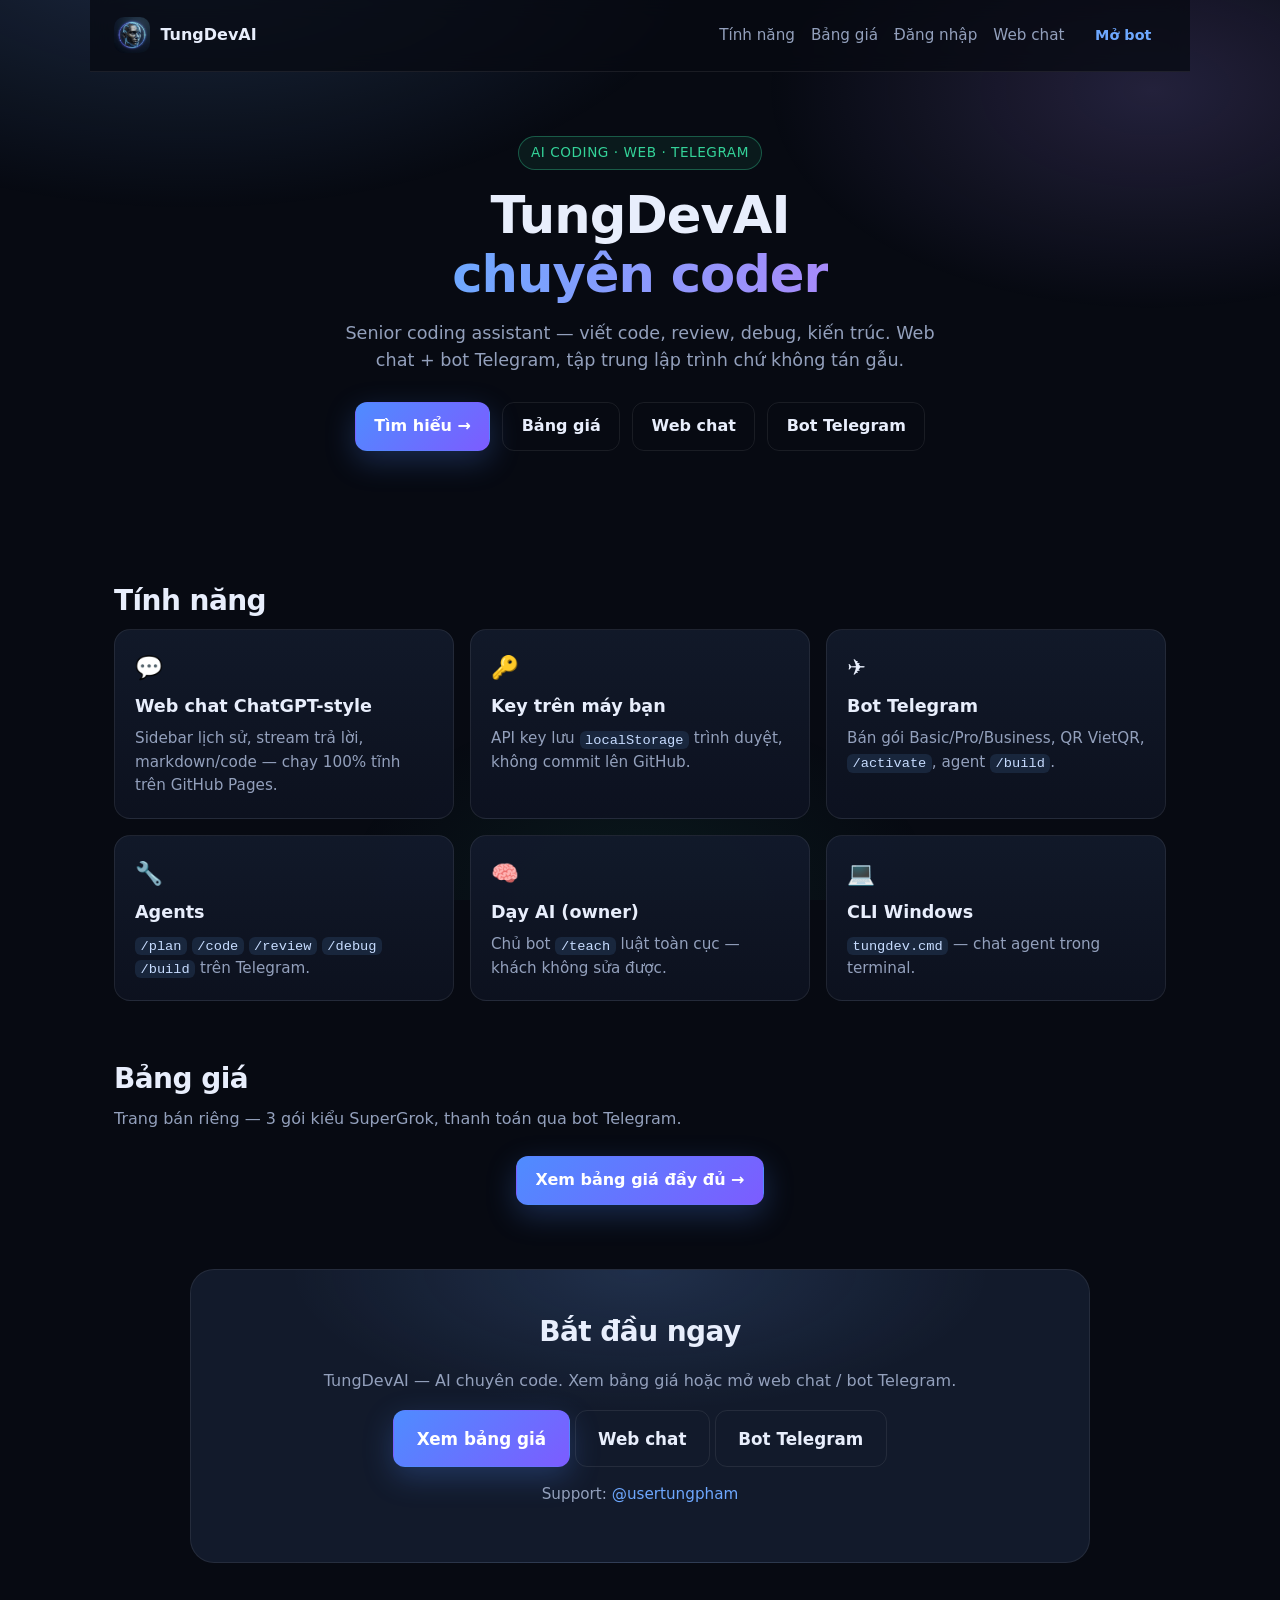
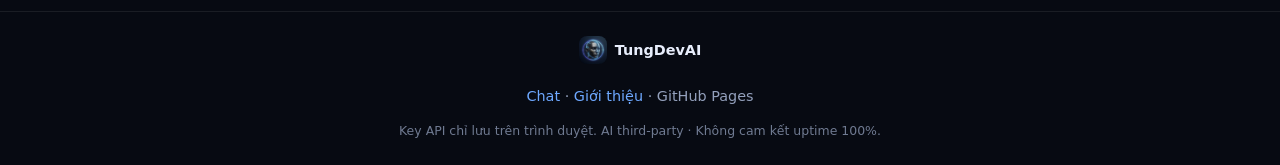
<file: docs/index.html>
<!DOCTYPE html>
<html lang="vi">
<head>
  <meta charset="UTF-8" />
  <meta name="viewport" content="width=device-width, initial-scale=1" />
  <title>TungDevAI</title>
  <meta http-equiv="Cache-Control" content="no-cache, no-store, must-revalidate" />
  <meta http-equiv="Pragma" content="no-cache" />
  <meta http-equiv="Expires" content="0" />
  <!-- Root luon vao landing — khong load chat/login -->
  <meta http-equiv="refresh" content="0;url=landing.html" />
  <link rel="icon" href="./assets/icon.jpg" type="image/jpeg" />
  <script>
    // Hard redirect (tranh cache index chat cu → login)
    location.replace("landing.html" + (location.search || "") + (location.hash || ""));
  </script>
</head>
<body style="margin:0;background:#0b0f19;color:#e8eefc;font-family:system-ui,sans-serif;display:grid;place-items:center;min-height:100vh">
  <p>Đang mở trang chủ… <a href="landing.html" style="color:#6ea8ff">Bấm vào đây nếu không tự chuyển</a></p>
</body>
</html>
</file>
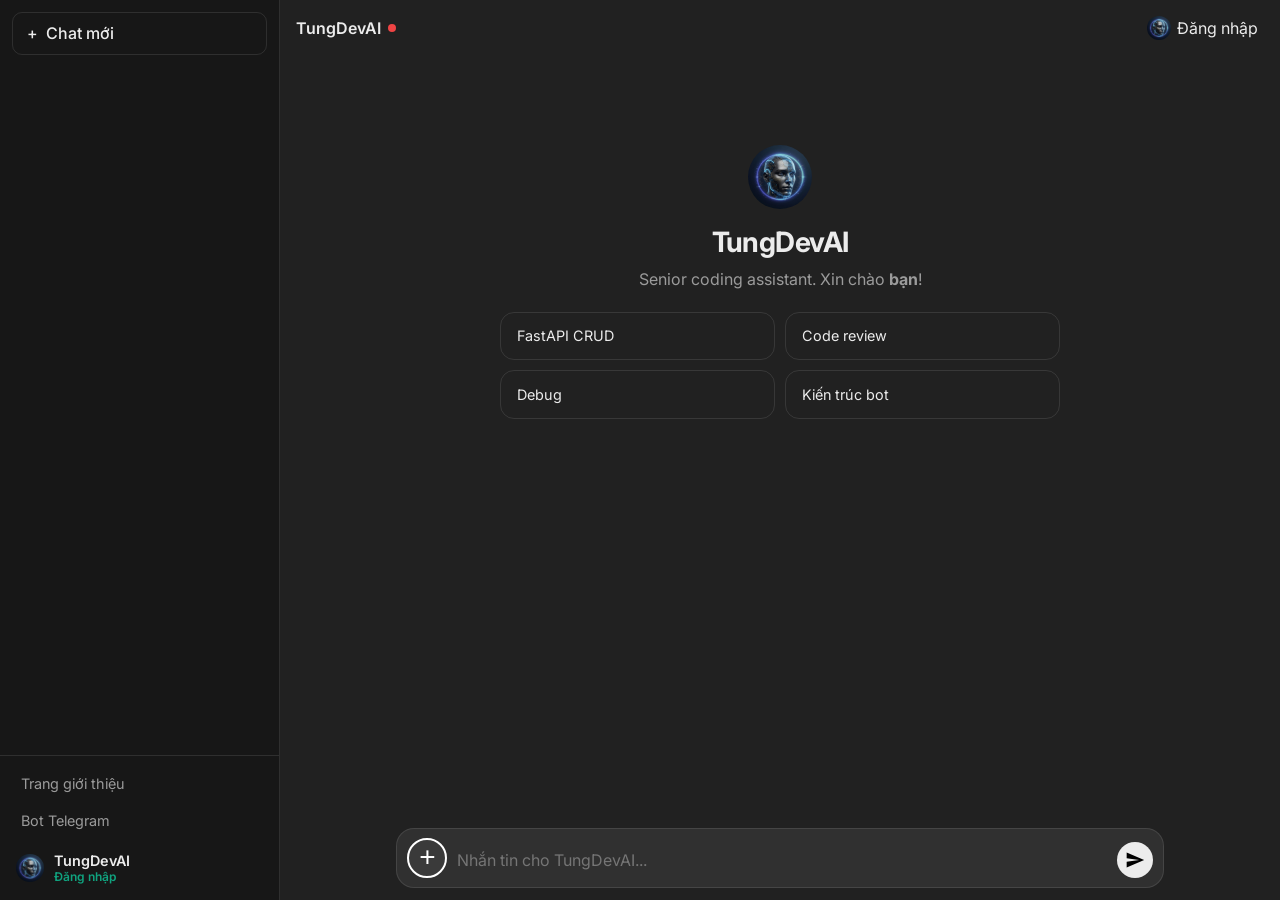
<file: docs/chat.html>
<!DOCTYPE html>
<html lang="vi">
<head>
  <meta charset="UTF-8" />
  <meta name="viewport" content="width=device-width, initial-scale=1, viewport-fit=cover" />
  <title>TungDevAI - Chat</title>
  <meta name="description" content="TungDevAI coding chat - Đăng nhập email hoặc Google" />
  <meta name="theme-color" content="#212121" />
  <script>
    (function () {
      var p = location.pathname;
      if (p.length > 1 && !p.endsWith("/") && !/\.html?$/i.test(p)) {
        location.replace(p + "/" + location.search + location.hash);
      }
    })();
  </script>
  <link rel="icon" href="assets/icon.jpg" type="image/jpeg" />
  <link rel="preconnect" href="https://fonts.googleapis.com" />
  <link rel="preconnect" href="https://fonts.gstatic.com" crossorigin />
  <link href="https://fonts.googleapis.com/css2?family=Inter:wght@400;500;600;700&family=JetBrains+Mono:wght@400;500&display=swap" rel="stylesheet" />
  <link rel="stylesheet" href="chat.css?v=28" />
</head>
<body>
  <div class="app" id="app">
    <aside class="sidebar" id="sidebar">
      <div class="sidebar-top">
        <button type="button" class="btn new-chat" id="btnNew" title="Chat mới">
          <span class="ico">+</span> Chat mới
        </button>
        <button type="button" class="icon-btn mobile-only" id="btnCloseSidebar" aria-label="Đóng">X</button>
      </div>

      <div class="history" id="history" aria-label="Lịch sử"></div>

      <div class="sidebar-bottom">
        <a class="side-link" href="./">Trang giới thiệu</a>
        <a class="side-link" id="tgLink" href="https://t.me/grokapiai_bot" target="_blank" rel="noopener">Bot Telegram</a>
        <div class="account-wrap" id="accountWrap">
          <button type="button" class="user-chip as-btn" id="userChipBtn" title="Tài khoản" aria-haspopup="menu" aria-expanded="false">
            <img src="assets/bot-avatar.jpg" alt="" width="28" height="28" id="userAvatar" />
            <div class="user-chip-text">
              <div class="user-name" id="appNameLabel">TungDevAI</div>
              <div class="user-sub" id="modelChip">Đăng nhập</div>
            </div>
          </button>
          <div class="account-menu hidden" id="accountMenu" role="menu">
            <div class="account-menu-email" id="accountMenuEmail"></div>
            <div class="account-menu-plan" id="accountMenuPlan">
              Gói của bạn: <strong id="accountMenuPlanName">…</strong>
              <span class="account-menu-plan-meta" id="accountMenuPlanMeta"></span>
            </div>
            <a class="account-menu-item account-menu-vip" id="btnVipMenu" href="pricing.html" role="menuitem">Mua gói VIP</a>
            <button type="button" class="account-menu-item" id="btnLogout" role="menuitem">Đăng xuất</button>
          </div>
        </div>
      </div>
    </aside>

    <div class="sidebar-backdrop" id="backdrop" hidden></div>

    <main class="main">
      <header class="topbar">
        <button type="button" class="icon-btn mobile-only" id="btnOpenSidebar" aria-label="Menu">=</button>
        <div class="topbar-title">
          <span id="chatTitle">TungDevAI</span>
          <span class="dot" id="statusDot" title="Trạng thái"></span>
        </div>
        <div class="account-wrap topbar-account" id="accountWrapTop">
          <button type="button" class="user-pill as-btn" id="userPill" title="Tài khoản" aria-haspopup="menu" aria-expanded="false">
            <img id="userPillImg" alt="" width="24" height="24" src="assets/bot-avatar.jpg" />
            <span id="userPillName">Đăng nhập</span>
          </button>
          <div class="account-menu account-menu-top hidden" id="accountMenuTop" role="menu">
            <div class="account-menu-email" id="accountMenuEmailTop"></div>
            <div class="account-menu-plan" id="accountMenuPlanTop">
              Gói của bạn: <strong id="accountMenuPlanNameTop">…</strong>
              <span class="account-menu-plan-meta" id="accountMenuPlanMetaTop"></span>
            </div>
            <a class="account-menu-item account-menu-vip" id="btnVipMenuTop" href="pricing.html" role="menuitem">Mua gói VIP</a>
            <button type="button" class="account-menu-item" id="btnLogoutTop" role="menuitem">Đăng xuất</button>
          </div>
        </div>
      </header>

      <section class="messages" id="messages" aria-live="polite">
        <div class="welcome" id="welcome">
          <img class="welcome-avatar" src="assets/bot-avatar.jpg" alt="TungDevAI" />
          <h1>TungDevAI</h1>
          <p>Senior coding assistant. Xin chào <strong id="welcomeName">bạn</strong>!</p>
          <div class="suggestions">
            <button type="button" data-q="Viết API FastAPI CRUD user (SQLAlchemy + Pydantic), có error handling">FastAPI CRUD</button>
            <button type="button" data-q="Review code Python về bug và security (tôi sẽ paste code)">Code review</button>
            <button type="button" data-q="Giải thích traceback và đưa patch (tôi sẽ paste log)">Debug</button>
            <button type="button" data-q="Thiết kế kiến trúc bot Telegram SaaS multi-user">Kiến trúc bot</button>
          </div>
        </div>
      </section>

      <div class="composer-wrap">
        <div class="attach-preview" id="attachPreview" hidden></div>
        <form class="composer" id="form">
          <input type="file" id="fileImage" accept="image/*" multiple hidden />
          <div class="plus-wrap" id="plusWrap">
            <button type="button" class="plus-btn" id="btnPlus" title="Ảnh từ máy" aria-label="Thêm ảnh">
              <span class="plus-glyph">+</span>
            </button>
          </div>
          <textarea id="input" rows="1" placeholder="Nhắn tin cho TungDevAI..." autocomplete="off" enterkeyhint="send"></textarea>
          <button type="submit" id="btnSend" aria-label="Gửi" title="Gửi">
            <svg width="20" height="20" viewBox="0 0 24 24" fill="currentColor"><path d="M2.01 21L23 12 2.01 3 2 10l15 2-15 2z"/></svg>
          </button>
        </form>
      </div>
    </main>
  </div>

  <script src="chat.js?v=31"></script>
</body>
</html>
</file>
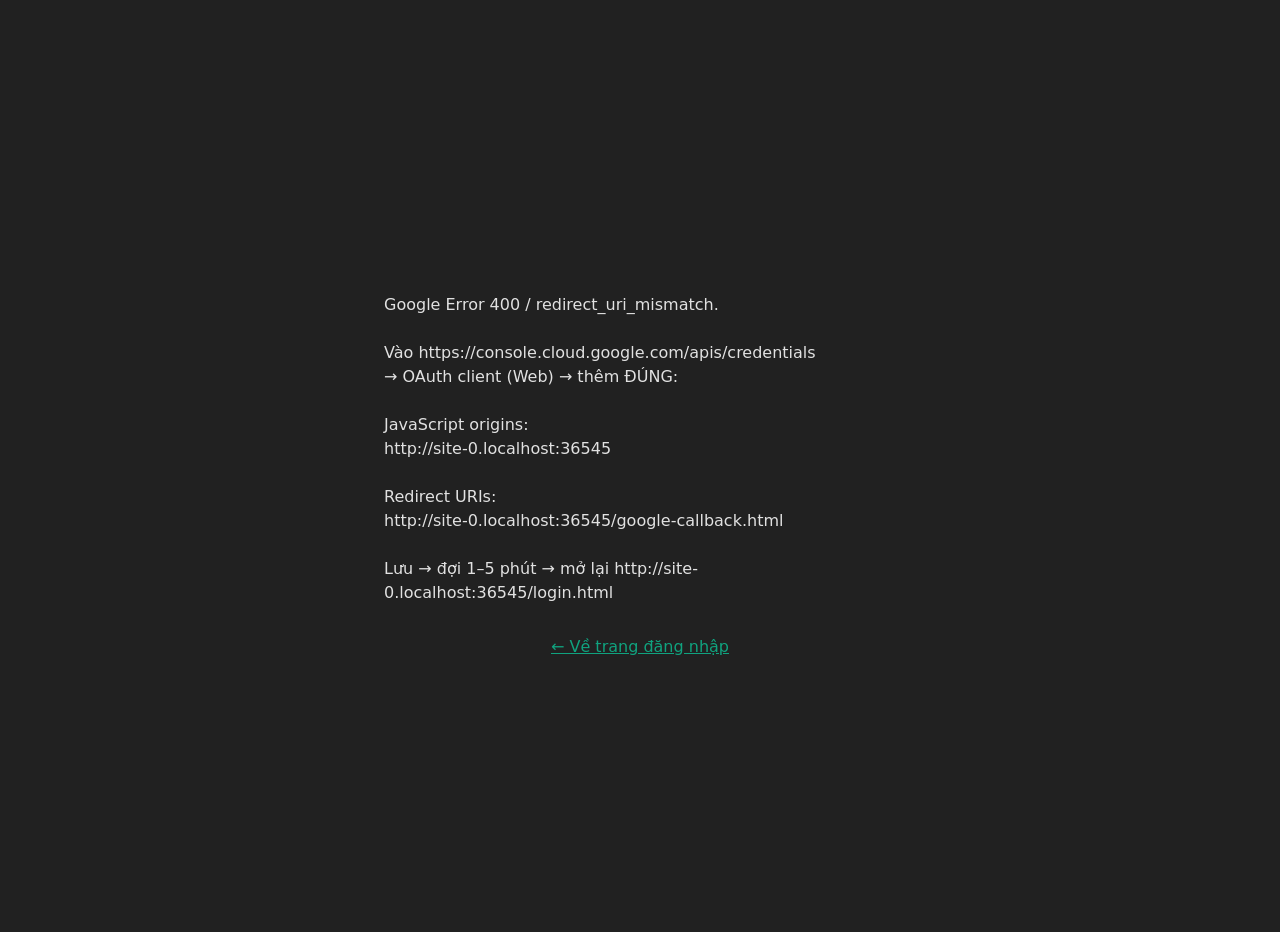
<file: docs/google-callback.html>
<!DOCTYPE html>
<html lang="vi">
<head>
  <meta charset="UTF-8" />
  <meta name="viewport" content="width=device-width, initial-scale=1" />
  <title>Google login…</title>
  <style>
    body {
      font-family: system-ui, sans-serif;
      background: #212121;
      color: #ececec;
      display: grid;
      place-items: center;
      min-height: 100vh;
      margin: 0;
      padding: 1rem;
      text-align: center;
    }
    p { opacity: 0.95; max-width: 32rem; line-height: 1.5; white-space: pre-wrap; }
    a {
      color: #10a37f;
      display: inline-block;
      margin-top: 1rem;
    }
    code { font-size: 0.8em; word-break: break-all; }
  </style>
</head>
<body>
  <div>
    <p id="msg">Đang xử lý đăng nhập Google…</p>
    <p id="extra" hidden></p>
    <a id="backLogin" href="login.html" hidden>← Về trang đăng nhập</a>
  </div>
  <script>
    (function () {
      var LS_SESSION = "jarvis_google_session_v1";
      var LS_USER = "jarvis_google_user_v1";
      var SS_TOKEN = "tung_google_id_token";
      var SS_RETURN = "tung_google_return";
      var msg = document.getElementById("msg");
      var extra = document.getElementById("extra");
      var back = document.getElementById("backLogin");

      function originHelp() {
        var o = (location.origin || "").replace(/\/$/, "");
        return (
          "Google Error 400 / redirect_uri_mismatch.\n\n" +
          "Vào https://console.cloud.google.com/apis/credentials\n" +
          "→ OAuth client (Web) → thêm ĐÚNG:\n\n" +
          "JavaScript origins:\n" +
          o +
          "\n\nRedirect URIs:\n" +
          o +
          "/google-callback.html\n\n" +
          "Lưu → đợi 1–5 phút → mở lại " +
          o +
          "/login.html"
        );
      }

      function fail(t) {
        var text = t || "Lỗi đăng nhập Google";
        if (/redirect_uri_mismatch|origin_mismatch|Error 400|invalid_request|400\.|access_denied/i.test(text)) {
          if (/access_denied/i.test(text)) {
            text =
              "Google từ chối.\nNếu app đang Testing: OAuth consent → Test users → thêm email Google của bạn.";
          } else {
            text = originHelp();
          }
        }
        msg.textContent = text;
        msg.style.textAlign = "left";
        back.hidden = false;
        try {
          if (window.opener && !window.opener.closed) {
            window.opener.postMessage(
              { type: "tungdevai-google-auth", error: text },
              location.origin
            );
          }
        } catch (e) {}
        if (window.opener) {
          setTimeout(function () {
            try { window.close(); } catch (e2) {}
          }, 4000);
        }
      }

      function setMsg(t) {
        msg.textContent = t;
      }

      function isStaticHost() {
        var host = (location.hostname || "").toLowerCase();
        return host.indexOf("github.io") !== -1 || location.protocol === "file:";
      }

      function isLoopback(url) {
        return /^(https?:\/\/)?(127\.0\.0\.1|localhost)(:\d+)?/i.test(
          String(url || "")
        );
      }

      /** API base: same-origin trên tunnel/VPS; config.json apiBase trên github.io */
      async function resolveApiBase() {
        var origin = (location.origin || "").replace(/\/$/, "");
        if (!isStaticHost() && origin.indexOf("http") === 0) {
          return origin;
        }
        try {
          var r = await fetch("config.json?v=24", { cache: "no-store" });
          if (r.ok) {
            var j = await r.json();
            var b = String((j && j.apiBase) || "")
              .trim()
              .replace(/\/$/, "");
            if (b && !isLoopback(b)) return b;
          }
        } catch (_) {}
        try {
          var ls = (localStorage.getItem("jarvis_api_base_v2") || "")
            .trim()
            .replace(/\/$/, "");
          if (ls && !isLoopback(ls)) return ls;
        } catch (_) {}
        return "";
      }

      /** Hoàn tất login: gọi API luôn (không qua sessionStorage — mobile hay mất) */
      async function completeLogin(token) {
        if (!token) {
          fail("Không có token Google.");
          return;
        }

        // Desktop popup: gửi về opener nếu có
        if (window.opener && !window.opener.closed) {
          try {
            window.opener.postMessage(
              { type: "tungdevai-google-auth", credential: token },
              location.origin
            );
            setMsg("Thành công — đang đóng…");
            setTimeout(function () {
              try { window.close(); } catch (e) {}
            }, 400);
            return;
          } catch (e) {
            /* fall through — tự exchange */
          }
        }

        setMsg("Đang xác thực với server…");
        var api = await resolveApiBase();
        if (!api) {
          fail(
            "Chưa có server API.\nMở link ngrok/tunnel (có API), không chỉ github.io.\nHoặc cập nhật apiBase trong config.json."
          );
          return;
        }
        try {
          var r = await fetch(api + "/api/auth/google", {
            method: "POST",
            headers: {
              "Content-Type": "application/json",
              "ngrok-skip-browser-warning": "true",
            },
            body: JSON.stringify({ credential: token }),
          });
          var text = await r.text();
          var data;
          try {
            data = JSON.parse(text);
          } catch (_) {
            data = { detail: text };
          }
          if (!r.ok) {
            var d = data.detail;
            var err =
              typeof d === "string"
                ? d
                : d
                  ? JSON.stringify(d)
                  : text || "Lỗi server";
            fail("Server từ chối token:\n" + err);
            return;
          }
          try {
            localStorage.setItem(LS_SESSION, data.session_token || "");
            localStorage.setItem(LS_USER, JSON.stringify(data.user || {}));
          } catch (e) {
            fail("Không lưu được phiên đăng nhập.");
            return;
          }
          // dọn token tạm
          try {
            sessionStorage.removeItem(SS_TOKEN);
          } catch (_) {}

          var ret = "chat.html";
          try {
            var r2 = sessionStorage.getItem(SS_RETURN);
            if (r2 && /\.html$/i.test(r2) && r2.indexOf("login") === -1 && r2.indexOf("register") === -1) {
              ret = r2;
            }
          } catch (_) {}

          setMsg("Thành công — đang vào app…");
          location.replace(ret);
        } catch (e) {
          fail(
            "Không gọi được API (" +
              api +
              ").\n" +
              String((e && e.message) || e) +
              "\n\nHãy mở đúng link tunnel/VPS đang chạy server."
          );
        }
      }

      function parseTokenFromUrl() {
        var hash = (location.hash || "").replace(/^#/, "");
        var q = new URLSearchParams(hash);
        var idToken = q.get("id_token") || q.get("credential");
        var err = q.get("error");
        var desc = q.get("error_description");
        if (err) {
          return { error: err + (desc ? ": " + desc : "") };
        }
        if (idToken) return { token: idToken };

        var qs = new URLSearchParams(location.search);
        err = qs.get("error");
        desc = qs.get("error_description");
        if (err) {
          return { error: err + (desc ? ": " + desc : "") };
        }
        idToken = qs.get("id_token") || qs.get("credential");
        if (idToken) return { token: idToken };

        // token tạm từ session (flow cũ)
        try {
          var t = (sessionStorage.getItem(SS_TOKEN) || "").trim();
          if (t) return { token: t };
        } catch (_) {}

        return null;
      }

      try {
        var parsed = parseTokenFromUrl();
        if (!parsed) {
          fail(
            "Không nhận được id_token từ Google.\n\n" +
              originHelp()
          );
          return;
        }
        if (parsed.error) {
          fail(parsed.error);
          return;
        }
        // Xóa hash để token không kẹt trên thanh địa chỉ / history
        try {
          history.replaceState(
            null,
            "",
            location.pathname + location.search
          );
        } catch (_) {}
        completeLogin(parsed.token);
      } catch (e) {
        fail(String(e.message || e));
      }
    })();
  </script>
</body>
</html>
</file>
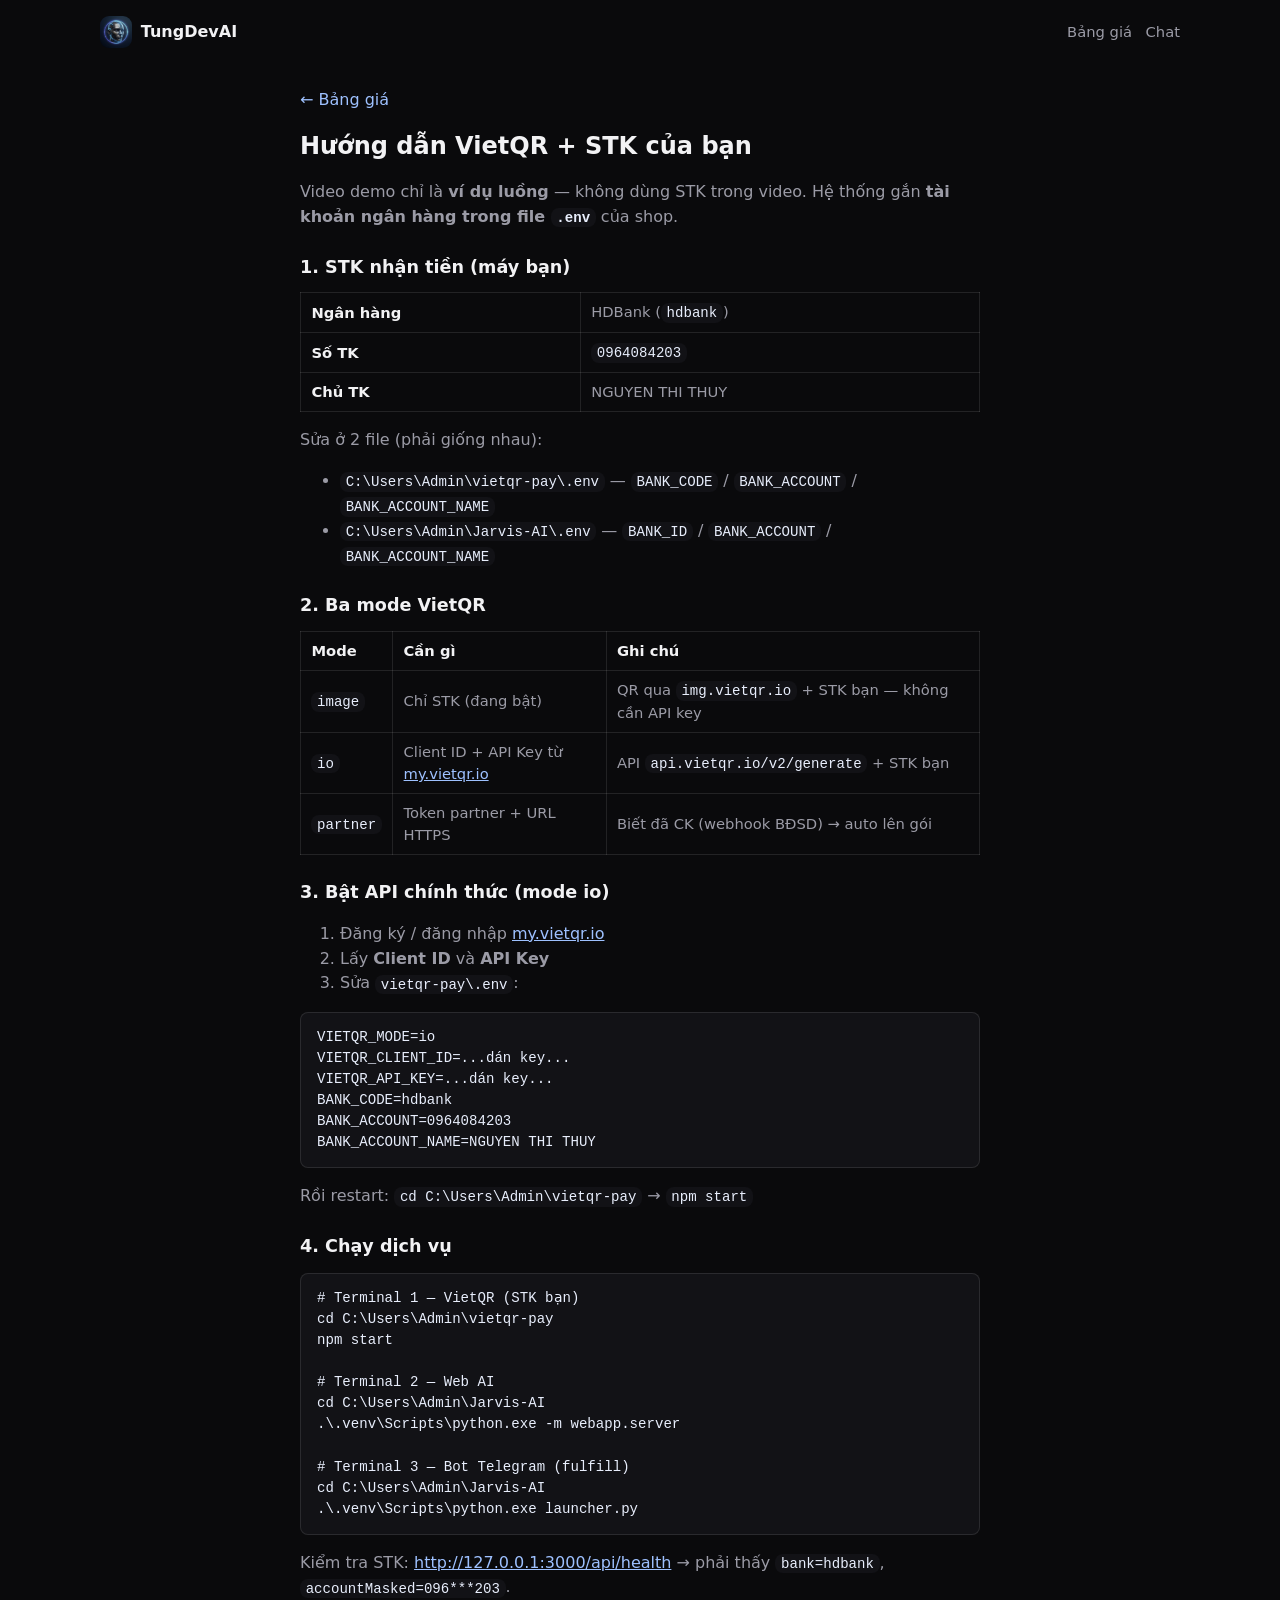
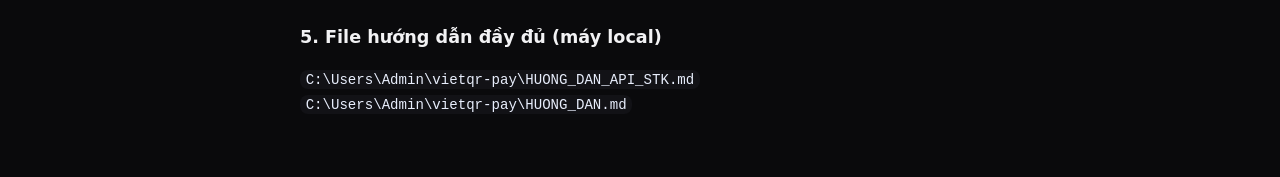
<file: docs/HUONG_DAN_VIETQR_STK.html>
<!DOCTYPE html>
<html lang="vi">
<head>
  <meta charset="UTF-8" />
  <meta name="viewport" content="width=device-width, initial-scale=1" />
  <title>Hướng dẫn VietQR + STK — TungDevAI</title>
  <meta name="theme-color" content="#0a0a0c" />
  <link rel="icon" href="./assets/icon.jpg" type="image/jpeg" />
  <link rel="stylesheet" href="./pricing.css?v=4" />
  <style>
    .guide { max-width: 720px; margin: 0 auto; padding: 1.5rem 1.25rem 3rem; }
    .guide h1 { font-size: 1.5rem; margin: 0 0 .75rem; }
    .guide h2 { font-size: 1.1rem; margin: 1.5rem 0 .5rem; }
    .guide p, .guide li { color: var(--muted); line-height: 1.55; }
    .guide code, .guide pre {
      background: #121216;
      border-radius: 8px;
      font-size: .88rem;
    }
    .guide code { padding: .12em .4em; color: #e8eefc; }
    .guide pre {
      padding: .85rem 1rem;
      overflow: auto;
      color: #e8eefc;
      border: 1px solid var(--line);
    }
    .guide table { width: 100%; border-collapse: collapse; margin: .75rem 0; font-size: .92rem; }
    .guide th, .guide td { border: 1px solid var(--line); padding: .5rem .65rem; text-align: left; }
    .guide th { color: var(--text); }
    .guide td { color: var(--muted); }
    .guide a { color: #9ec1ff; }
    .back { display: inline-block; margin-bottom: 1rem; color: var(--muted); text-decoration: none; }
    .back:hover { color: var(--text); }
  </style>
</head>
<body class="pricing-page">
  <header class="p-nav">
    <a class="p-brand" href="./">
      <img src="./assets/bot-avatar.jpg" alt="" width="32" height="32" />
      <span>TungDevAI</span>
    </a>
    <nav>
      <a href="./pricing.html">Bảng giá</a>
      <a href="./chat.html">Chat</a>
    </nav>
  </header>

  <main class="guide">
    <a class="back" href="./pricing.html">← Bảng giá</a>
    <h1>Hướng dẫn VietQR + STK của bạn</h1>
    <p>
      Video demo chỉ là <strong>ví dụ luồng</strong> — không dùng STK trong video.
      Hệ thống gắn <strong>tài khoản ngân hàng trong file <code>.env</code></strong> của shop.
    </p>

    <h2>1. STK nhận tiền (máy bạn)</h2>
    <table>
      <tr><th>Ngân hàng</th><td>HDBank (<code>hdbank</code>)</td></tr>
      <tr><th>Số TK</th><td><code>0964084203</code></td></tr>
      <tr><th>Chủ TK</th><td>NGUYEN THI THUY</td></tr>
    </table>
    <p>Sửa ở 2 file (phải giống nhau):</p>
    <ul>
      <li><code>C:\Users\Admin\vietqr-pay\.env</code> — <code>BANK_CODE</code> / <code>BANK_ACCOUNT</code> / <code>BANK_ACCOUNT_NAME</code></li>
      <li><code>C:\Users\Admin\Jarvis-AI\.env</code> — <code>BANK_ID</code> / <code>BANK_ACCOUNT</code> / <code>BANK_ACCOUNT_NAME</code></li>
    </ul>

    <h2>2. Ba mode VietQR</h2>
    <table>
      <tr>
        <th>Mode</th>
        <th>Cần gì</th>
        <th>Ghi chú</th>
      </tr>
      <tr>
        <td><code>image</code></td>
        <td>Chỉ STK (đang bật)</td>
        <td>QR qua <code>img.vietqr.io</code> + STK bạn — không cần API key</td>
      </tr>
      <tr>
        <td><code>io</code></td>
        <td>Client ID + API Key từ <a href="https://my.vietqr.io" target="_blank" rel="noopener">my.vietqr.io</a></td>
        <td>API <code>api.vietqr.io/v2/generate</code> + STK bạn</td>
      </tr>
      <tr>
        <td><code>partner</code></td>
        <td>Token partner + URL HTTPS</td>
        <td>Biết đã CK (webhook BĐSD) → auto lên gói</td>
      </tr>
    </table>

    <h2>3. Bật API chính thức (mode io)</h2>
    <ol>
      <li>Đăng ký / đăng nhập <a href="https://my.vietqr.io" target="_blank" rel="noopener">my.vietqr.io</a></li>
      <li>Lấy <strong>Client ID</strong> và <strong>API Key</strong></li>
      <li>Sửa <code>vietqr-pay\.env</code>:</li>
    </ol>
    <pre>VIETQR_MODE=io
VIETQR_CLIENT_ID=...dán key...
VIETQR_API_KEY=...dán key...
BANK_CODE=hdbank
BANK_ACCOUNT=0964084203
BANK_ACCOUNT_NAME=NGUYEN THI THUY</pre>
    <p>Rồi restart: <code>cd C:\Users\Admin\vietqr-pay</code> → <code>npm start</code></p>

    <h2>4. Chạy dịch vụ</h2>
    <pre># Terminal 1 — VietQR (STK bạn)
cd C:\Users\Admin\vietqr-pay
npm start

# Terminal 2 — Web AI
cd C:\Users\Admin\Jarvis-AI
.\.venv\Scripts\python.exe -m webapp.server

# Terminal 3 — Bot Telegram (fulfill)
cd C:\Users\Admin\Jarvis-AI
.\.venv\Scripts\python.exe launcher.py</pre>
    <p>Kiểm tra STK: <a href="http://127.0.0.1:3000/api/health" target="_blank" rel="noopener">http://127.0.0.1:3000/api/health</a>
      → phải thấy <code>bank=hdbank</code>, <code>accountMasked=096***203</code>.</p>

    <h2>5. File hướng dẫn đầy đủ (máy local)</h2>
    <p>
      <code>C:\Users\Admin\vietqr-pay\HUONG_DAN_API_STK.md</code><br />
      <code>C:\Users\Admin\vietqr-pay\HUONG_DAN.md</code>
    </p>
  </main>
</body>
</html>
</file>
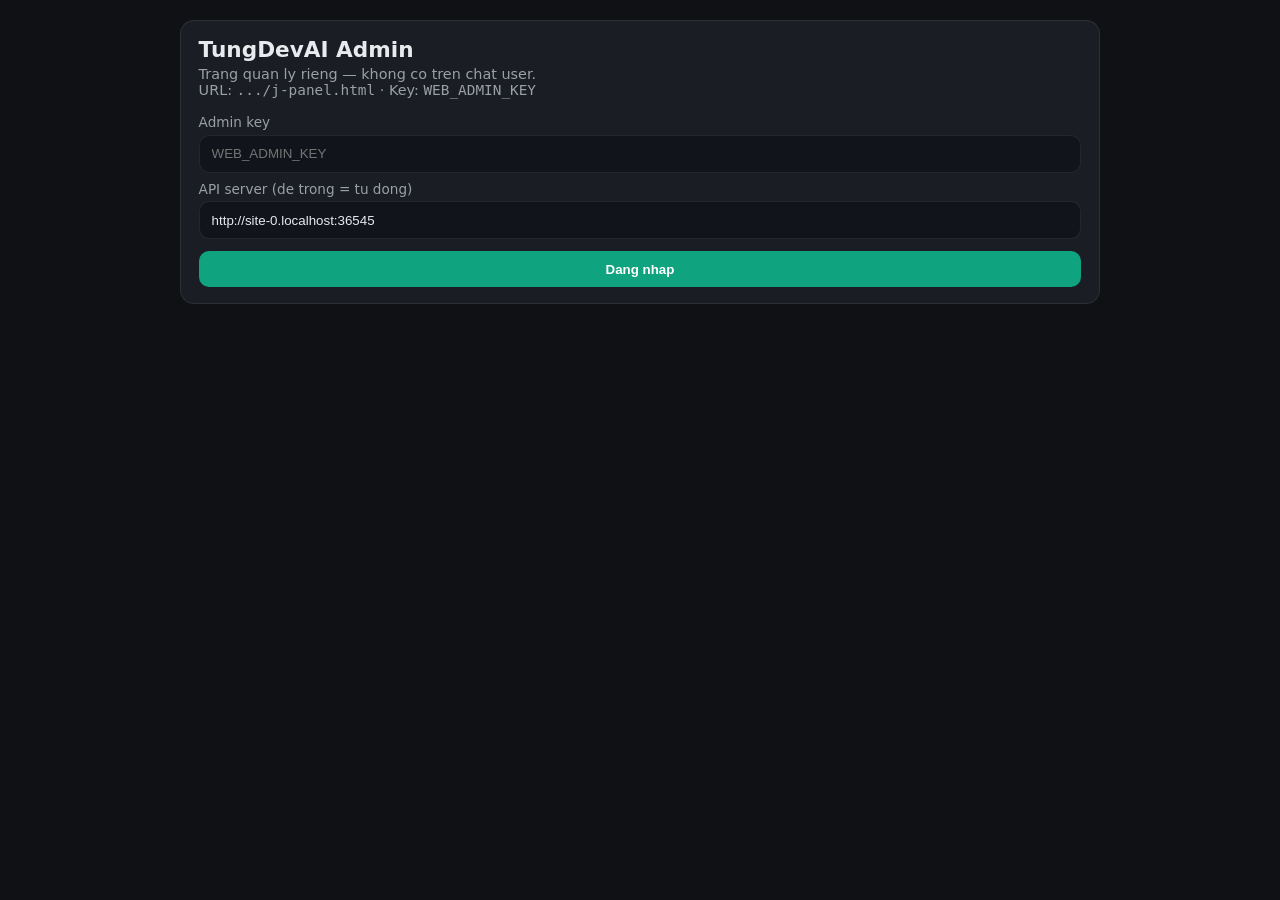
<file: docs/j-panel.html>
<!DOCTYPE html>
<html lang="vi">
<head>
  <meta charset="UTF-8" />
  <meta name="viewport" content="width=device-width, initial-scale=1" />
  <meta name="robots" content="noindex, nofollow" />
  <title>TungDevAI Admin</title>
  <style>
    :root {
      --bg: #0f1115;
      --card: #1a1d24;
      --line: rgba(255,255,255,.08);
      --text: #e8eaed;
      --muted: #9aa0a6;
      --green: #10a37f;
      --red: #ef4444;
      --blue: #3b82f6;
    }
    * { box-sizing: border-box; }
    body {
      margin: 0; font-family: system-ui, Segoe UI, sans-serif;
      background: var(--bg); color: var(--text); min-height: 100vh;
    }
    .wrap { max-width: 960px; margin: 0 auto; padding: 1.25rem; }
    h1 { margin: 0 0 .25rem; font-size: 1.35rem; }
    .sub { color: var(--muted); font-size: .9rem; margin: 0 0 1rem; }
    .card {
      background: var(--card); border: 1px solid var(--line);
      border-radius: 14px; padding: 1rem 1.1rem; margin-bottom: 1rem;
    }
    label { display: block; font-size: .85rem; color: var(--muted); margin: .5rem 0 .3rem; }
    input, select {
      width: 100%; background: #11141a; border: 1px solid var(--line);
      border-radius: 10px; padding: .65rem .75rem; color: var(--text);
    }
    .row { display: flex; gap: .5rem; flex-wrap: wrap; align-items: end; margin-top: .75rem; }
    .row > * { flex: 1; min-width: 120px; }
    .btn {
      border: none; border-radius: 10px; padding: .65rem 1rem; cursor: pointer;
      font-weight: 600; background: #2a2f3a; color: var(--text);
    }
    .btn.primary { background: var(--green); color: #fff; }
    .btn.danger { background: #3f1d1d; color: #fecaca; }
    .btn:hover { filter: brightness(1.08); }
    .stats { display: grid; grid-template-columns: repeat(3, 1fr); gap: .6rem; }
    .stat {
      background: #11141a; border-radius: 12px; padding: .75rem; border: 1px solid var(--line);
    }
    .stat b { display: block; font-size: 1.25rem; }
    .stat span { color: var(--muted); font-size: .8rem; }
    table { width: 100%; border-collapse: collapse; font-size: .85rem; }
    th, td { text-align: left; padding: .5rem .4rem; border-bottom: 1px solid var(--line); }
    th { color: var(--muted); font-weight: 600; }
    .msg {
      margin-top: .75rem; padding: .65rem .75rem; border-radius: 10px;
      background: #11141a; font-size: .85rem; white-space: pre-wrap;
    }
    .msg.ok { color: #86efac; }
    .msg.err { color: #fca5a5; }
    .hidden { display: none !important; }
    .code-box {
      font-family: ui-monospace, Consolas, monospace; background: #0b0d11;
      padding: .75rem; border-radius: 10px; margin-top: .5rem; word-break: break-all;
    }
    .tabs { display: flex; gap: .35rem; margin-bottom: .75rem; flex-wrap: wrap; }
    .tab {
      background: transparent; border: 1px solid var(--line); color: var(--muted);
      border-radius: 999px; padding: .4rem .85rem; cursor: pointer;
    }
    .tab.on { background: rgba(16,163,127,.15); border-color: var(--green); color: #fff; }
    @media (max-width: 640px) { .stats { grid-template-columns: 1fr; } }
  </style>
</head>
<body>
  <div class="wrap">
    <!-- LOGIN -->
    <div id="gate" class="card">
      <h1>TungDevAI Admin</h1>
      <p class="sub">Trang quan ly rieng — khong co tren chat user.<br>
        URL: <code>.../j-panel.html</code> · Key: <code>WEB_ADMIN_KEY</code></p>
      <label>Admin key</label>
      <input type="password" id="key" placeholder="WEB_ADMIN_KEY" autocomplete="off" />
      <label>API server (de trong = tu dong)</label>
      <input type="url" id="apiBaseLogin" placeholder="http://127.0.0.1:7860" />
      <div class="row">
        <button type="button" class="btn primary" id="btnLogin">Dang nhap</button>
      </div>
      <div class="msg hidden" id="gateMsg"></div>
    </div>

    <!-- DASHBOARD -->
    <div id="dash" class="hidden">
      <div style="display:flex;justify-content:space-between;align-items:center;gap:1rem;flex-wrap:wrap">
        <div>
          <h1>quan ly TungDevAI</h1>
          <p class="sub" id="dashSub">...</p>
        </div>
        <div class="row" style="flex:0">
          <button type="button" class="btn" id="btnRefresh">Refresh</button>
          <button type="button" class="btn danger" id="btnLogout">Thoat</button>
        </div>
      </div>

      <div class="card">
        <div class="stats" id="stats">
          <div class="stat"><b id="sUsers">-</b><span>Users</span></div>
          <div class="stat"><b id="sActive">-</b><span>Active</span></div>
          <div class="stat"><b id="sMsg">-</b><span>Msg hom nay</span></div>
        </div>
        <div class="msg" id="serverInfo" style="margin-top:.75rem"></div>
      </div>

      <div class="tabs">
        <button type="button" class="tab on" data-tab="codes">Tao ma</button>
        <button type="button" class="tab" data-tab="users">Users</button>
        <button type="button" class="tab" data-tab="setplan">Gan goi</button>
      </div>

      <div class="card tabpane" id="pane-codes">
        <h3 style="margin:0 0 .5rem">Tao ma kich hoat</h3>
        <div class="row">
          <div>
            <label>Goi</label>
            <select id="codePlan">
              <option value="trial">trial</option>
              <option value="basic" selected>basic</option>
              <option value="pro">pro</option>
              <option value="business">business</option>
            </select>
          </div>
          <div>
            <label>So ngay (trong = mac dinh)</label>
            <input type="number" id="codeDays" placeholder="30" min="1" />
          </div>
          <div>
            <label>Ghi chu</label>
            <input type="text" id="codeNote" placeholder="web_admin" />
          </div>
        </div>
        <div class="row">
          <button type="button" class="btn primary" id="btnGenCode">Tao ma</button>
        </div>
        <div class="code-box hidden" id="codeResult"></div>
      </div>

      <div class="card tabpane hidden" id="pane-users">
        <h3 style="margin:0 0 .5rem">Danh sach user</h3>
        <div style="overflow:auto">
          <table>
            <thead>
              <tr>
                <th>Telegram ID</th>
                <th>User</th>
                <th>Goi</th>
                <th>Active</th>
                <th>Het han</th>
                <th></th>
              </tr>
            </thead>
            <tbody id="usersBody"></tbody>
          </table>
        </div>
      </div>

      <div class="card tabpane hidden" id="pane-setplan">
        <h3 style="margin:0 0 .5rem">Gan / khoa goi</h3>
        <div class="row">
          <div>
            <label>Telegram ID</label>
            <input type="number" id="planTg" placeholder="8258128591" />
          </div>
          <div>
            <label>Goi</label>
            <select id="planId">
              <option value="trial">trial</option>
              <option value="basic" selected>basic</option>
              <option value="pro">pro</option>
              <option value="business">business</option>
            </select>
          </div>
          <div>
            <label>So ngay</label>
            <input type="number" id="planDays" placeholder="30" />
          </div>
        </div>
        <div class="row">
          <button type="button" class="btn primary" id="btnSetPlan">Gan goi</button>
          <button type="button" class="btn danger" id="btnDelUser">Khoa user</button>
        </div>
      </div>

      <div class="msg hidden" id="dashMsg"></div>
      <p class="sub">Chat user: <a id="chatLink" href="./" style="color:#6ea8ff">mo chat</a></p>
    </div>
  </div>
  <script src="admin.js?v=2"></script>
</body>
</html>
</file>
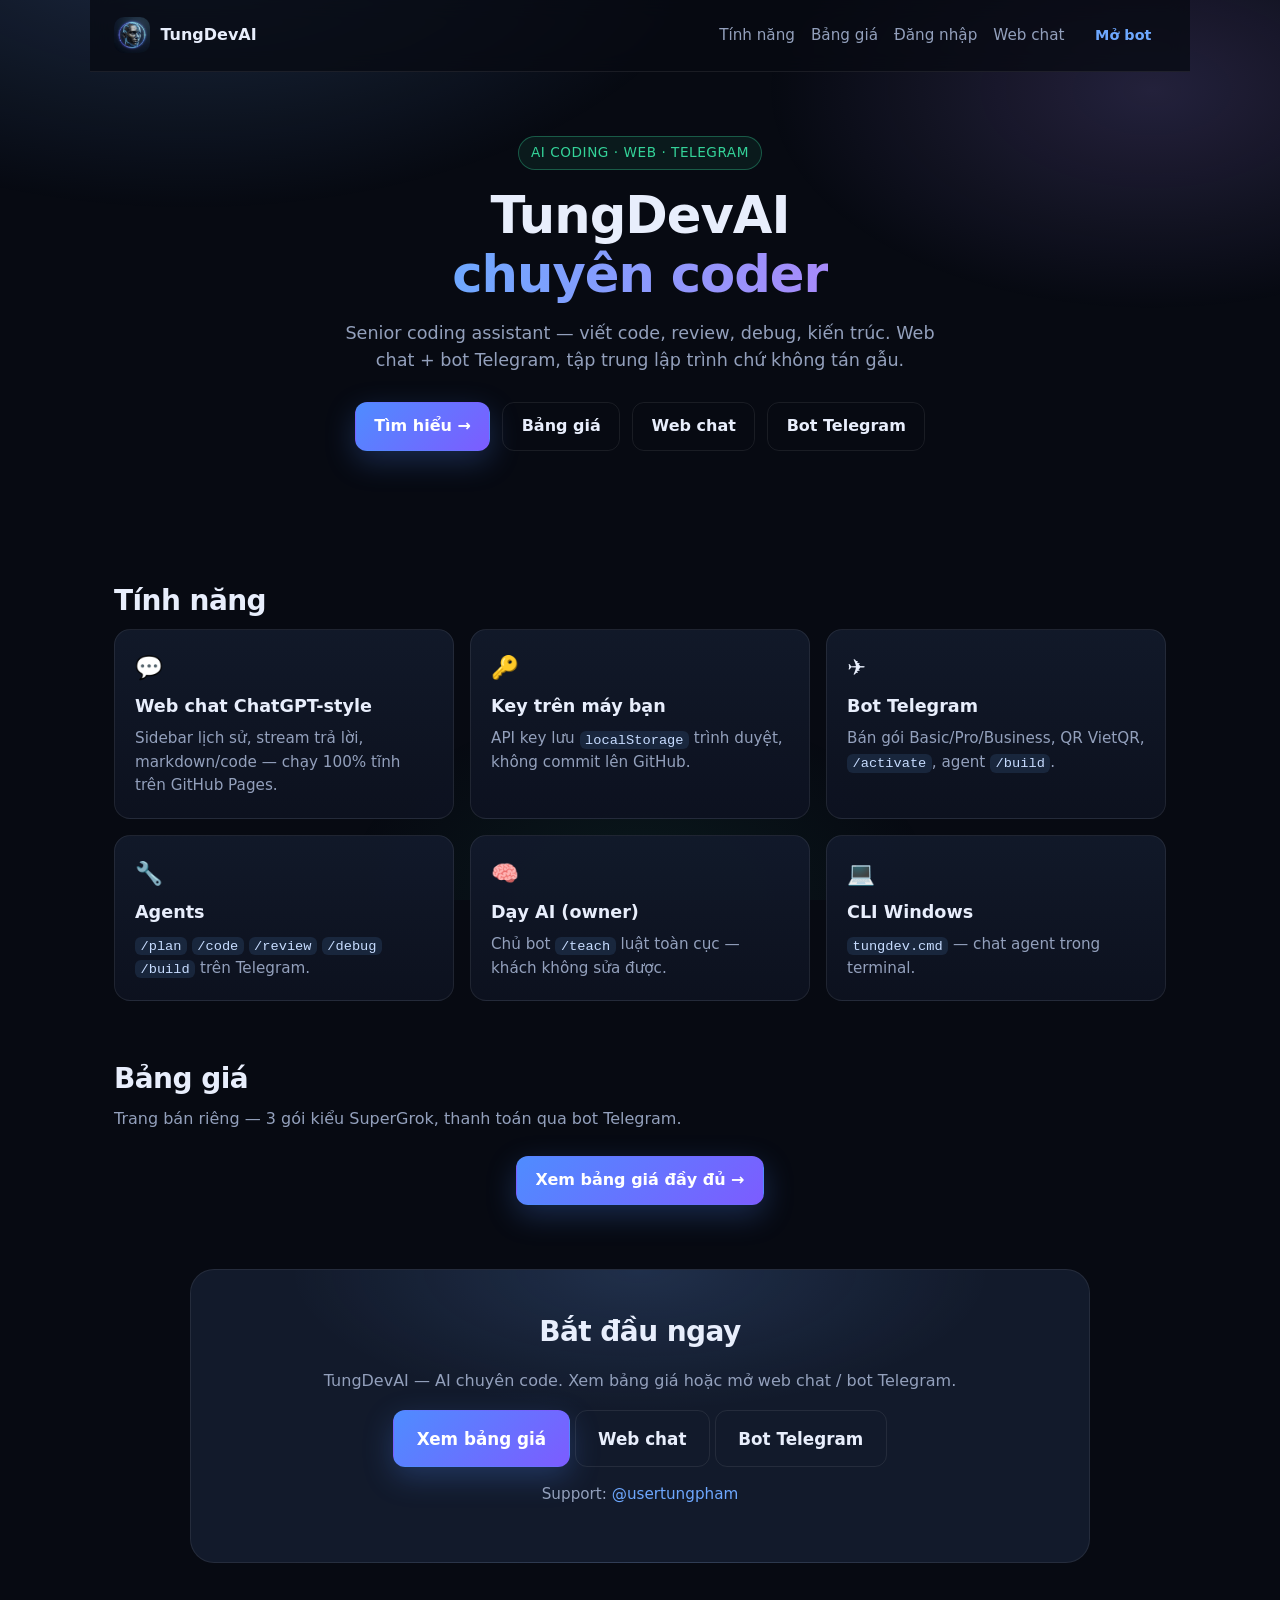
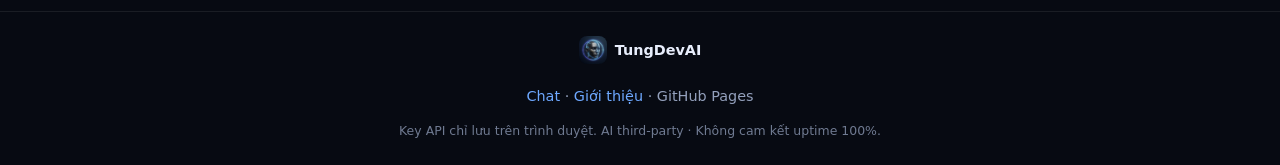
<file: docs/landing.html>
<!DOCTYPE html>
<html lang="vi">
<head>
  <meta charset="UTF-8" />
  <meta name="viewport" content="width=device-width, initial-scale=1" />
  <title>TungDevAI — AI chuyên viết code</title>
  <meta name="description" content="TungDevAI: AI chuyên coding — viết code, review, debug. Web chat + bot Telegram." />
  <meta name="theme-color" content="#0b0f19" />
  <meta http-equiv="Cache-Control" content="no-cache, no-store, must-revalidate" />
  <meta http-equiv="Pragma" content="no-cache" />
  <link rel="icon" href="./assets/icon.jpg" type="image/jpeg" />
  <link rel="stylesheet" href="./styles.css?v=landing2" />
</head>
<body>
  <div class="bg-glow" aria-hidden="true"></div>

  <header class="nav">
    <a class="brand" href="./">
      <img src="./assets/bot-avatar.jpg" alt="TungDevAI" width="36" height="36" />
      <span>TungDevAI</span>
    </a>
    <nav>
      <a href="#features">Tính năng</a>
      <a href="./pricing.html">Bảng giá</a>
      <a href="./login.html">Đăng nhập</a>
      <a href="./chat.html">Web chat</a>
      <a class="btn btn-sm" href="https://t.me/grokapiai_bot" target="_blank" rel="noopener">Mở bot</a>
    </nav>
  </header>

  <main>
    <section class="hero">
      <p class="eyebrow">AI CODING · WEB · TELEGRAM</p>
      <h1>TungDevAI<br /><span>chuyên coder</span></h1>
      <p class="lead">
        Senior coding assistant — viết code, review, debug, kiến trúc.
        Web chat + bot Telegram, tập trung lập trình chứ không tán gẫu.
      </p>
      <div class="cta-row">
        <a class="btn btn-primary" href="#features">Tìm hiểu →</a>
        <a class="btn btn-ghost" href="./pricing.html">Bảng giá</a>
        <a class="btn btn-ghost" href="./chat.html">Web chat</a>
        <a class="btn btn-ghost" href="https://t.me/grokapiai_bot" target="_blank" rel="noopener">Bot Telegram</a>
      </div>
    </section>

    <section id="features" class="section">
      <h2>Tính năng</h2>
      <div class="grid">
        <article class="card">
          <div class="icon">💬</div>
          <h3>Web chat ChatGPT-style</h3>
          <p>Sidebar lịch sử, stream trả lời, markdown/code — chạy 100% tĩnh trên GitHub Pages.</p>
        </article>
        <article class="card">
          <div class="icon">🔑</div>
          <h3>Key trên máy bạn</h3>
          <p>API key lưu <code>localStorage</code> trình duyệt, không commit lên GitHub.</p>
        </article>
        <article class="card">
          <div class="icon">✈️</div>
          <h3>Bot Telegram</h3>
          <p>Bán gói Basic/Pro/Business, QR VietQR, <code>/activate</code>, agent <code>/build</code>.</p>
        </article>
        <article class="card">
          <div class="icon">🔧</div>
          <h3>Agents</h3>
          <p><code>/plan</code> <code>/code</code> <code>/review</code> <code>/debug</code> <code>/build</code> trên Telegram.</p>
        </article>
        <article class="card">
          <div class="icon">🧠</div>
          <h3>Dạy AI (owner)</h3>
          <p>Chủ bot <code>/teach</code> luật toàn cục — khách không sửa được.</p>
        </article>
        <article class="card">
          <div class="icon">💻</div>
          <h3>CLI Windows</h3>
          <p><code>tungdev.cmd</code> — chat agent trong terminal.</p>
        </article>
      </div>
    </section>

    <section id="pricing" class="section">
      <h2>Bảng giá</h2>
      <p class="section-sub">Trang bán riêng — 3 gói kiểu SuperGrok, thanh toán qua bot Telegram.</p>
      <p style="text-align:center;margin-top:1rem">
        <a class="btn btn-primary" href="./pricing.html">Xem bảng giá đầy đủ →</a>
      </p>
    </section>

    <section class="section cta-band">
      <h2>Bắt đầu ngay</h2>
      <p>TungDevAI — AI chuyên code. Xem bảng giá hoặc mở web chat / bot Telegram.</p>
      <a class="btn btn-primary btn-lg" href="./pricing.html">Xem bảng giá</a>
      <a class="btn btn-ghost btn-lg" href="./chat.html">Web chat</a>
      <a class="btn btn-ghost btn-lg" href="https://t.me/grokapiai_bot" target="_blank" rel="noopener">Bot Telegram</a>
      <p class="support">Support: <a href="https://t.me/usertungpham" target="_blank" rel="noopener">@usertungpham</a></p>
    </section>
  </main>

  <footer class="footer">
    <div>
      <img src="./assets/bot-avatar.jpg" alt="" width="28" height="28" />
      <span>TungDevAI</span>
    </div>
    <p><a href="./chat.html">Chat</a> · <a href="./">Giới thiệu</a> · GitHub Pages</p>
    <p class="fine">Key API chỉ lưu trên trình duyệt. AI third-party · Không cam kết uptime 100%.</p>
  </footer>
</body>
</html>
</file>
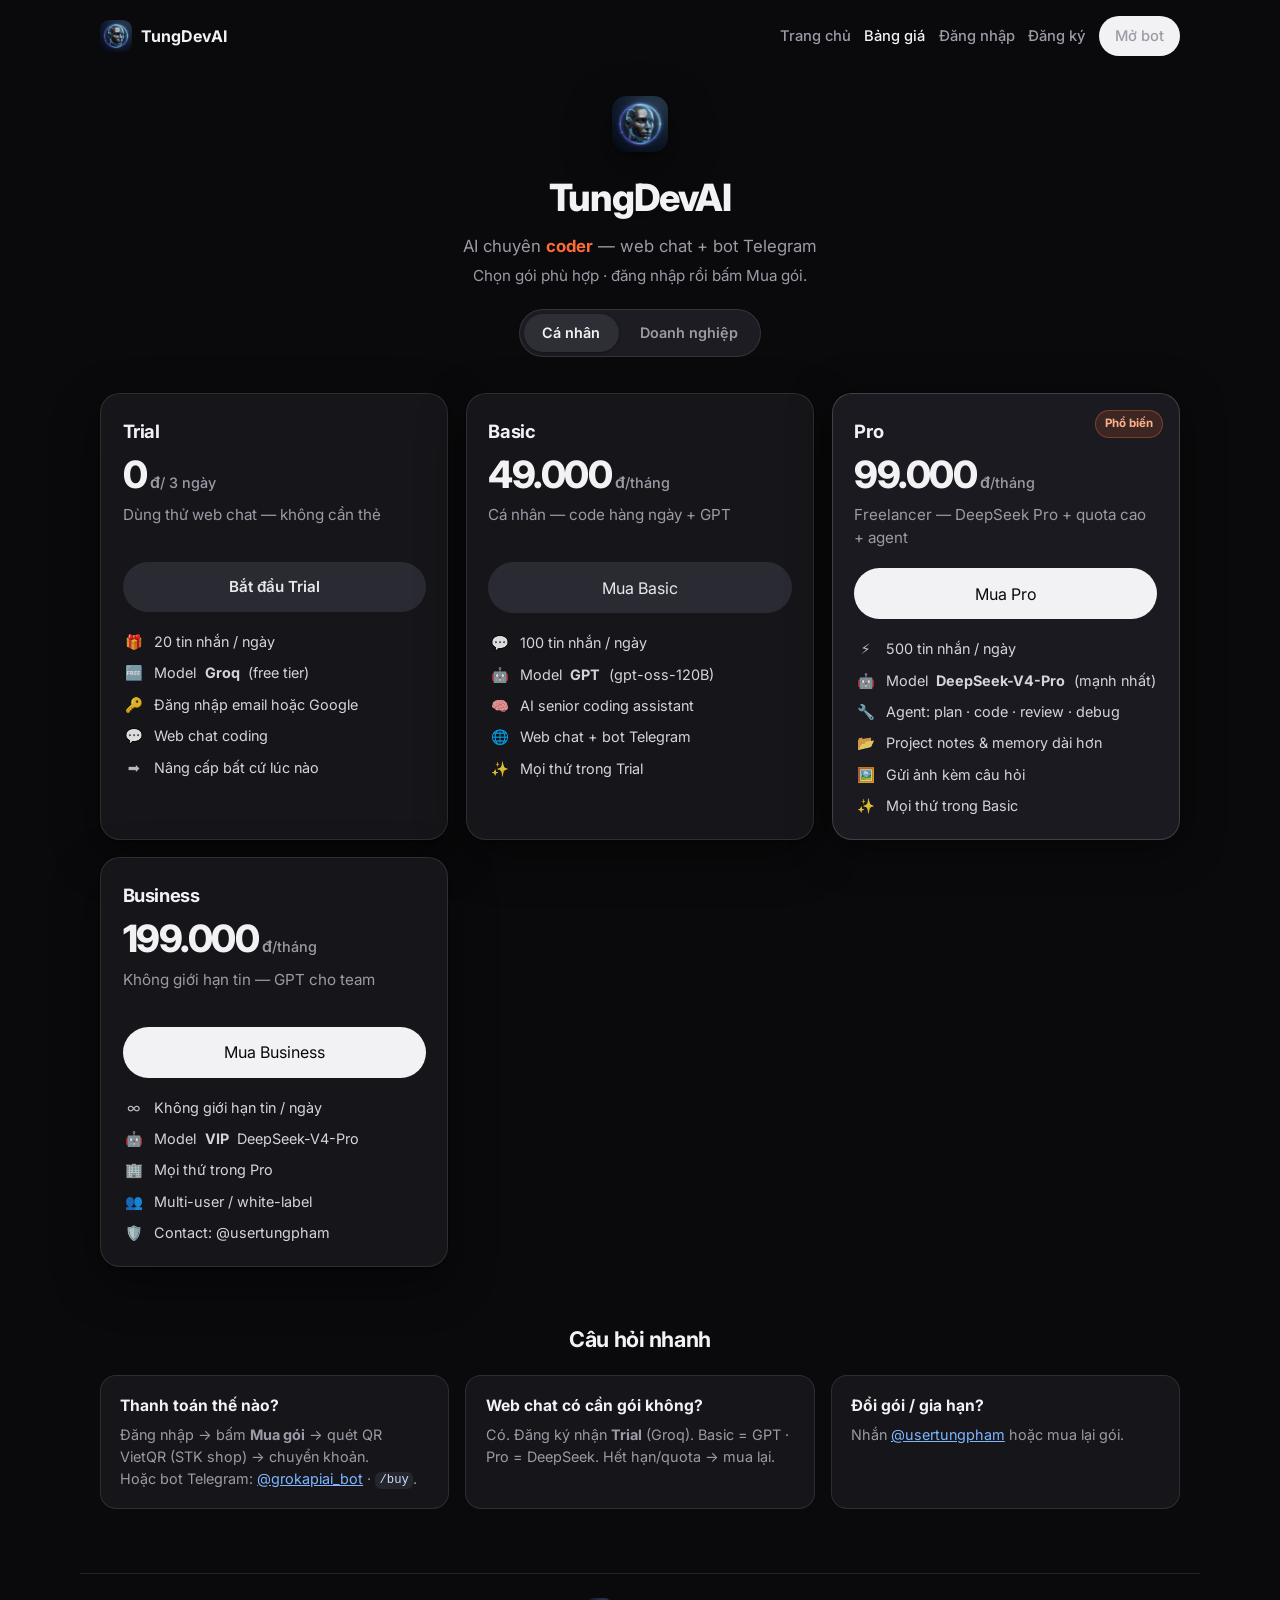
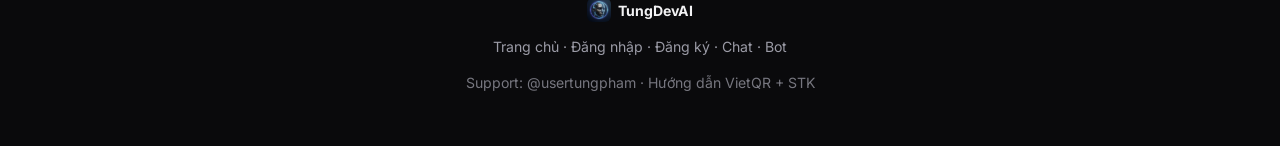
<file: docs/pricing.html>
<!DOCTYPE html>
<html lang="vi">
<head>
  <meta charset="UTF-8" />
  <meta name="viewport" content="width=device-width, initial-scale=1" />
  <title>Bảng giá — TungDevAI</title>
  <meta name="description" content="Gói TungDevAI: Trial, Basic, Pro, Business. AI chuyên coder — web + Telegram." />
  <meta name="theme-color" content="#0a0a0c" />
  <link rel="icon" href="./assets/icon.jpg" type="image/jpeg" />
  <link rel="preconnect" href="https://fonts.googleapis.com" />
  <link rel="preconnect" href="https://fonts.gstatic.com" crossorigin />
  <link href="https://fonts.googleapis.com/css2?family=Inter:wght@400;500;600;700;800&display=swap" rel="stylesheet" />
  <link rel="stylesheet" href="./pricing.css?v=4" />
</head>
<body class="pricing-page">
  <header class="p-nav">
    <a class="p-brand" href="./">
      <img src="./assets/bot-avatar.jpg" alt="" width="32" height="32" />
      <span>TungDevAI</span>
    </a>
    <nav>
      <a href="./">Trang chủ</a>
      <a href="./pricing.html" class="active">Bảng giá</a>
      <a href="./login.html">Đăng nhập</a>
      <a href="./register.html">Đăng ký</a>
      <a class="p-btn p-btn-sm" href="https://t.me/grokapiai_bot" target="_blank" rel="noopener">Mở bot</a>
    </nav>
  </header>

  <main class="p-main">
    <div class="p-hero">
      <img class="p-logo-mark" src="./assets/bot-avatar.jpg" alt="TungDevAI" width="56" height="56" />
      <h1>TungDevAI</h1>
      <p class="p-promo">
        AI chuyên <strong>coder</strong> — web chat + bot Telegram
      </p>
      <p class="p-sub">Chọn gói phù hợp · đăng nhập rồi bấm Mua gói.</p>

      <div class="p-tabs" role="tablist">
        <button type="button" class="p-tab active" data-tab="personal" id="tabPersonal">Cá nhân</button>
        <button type="button" class="p-tab" data-tab="biz" id="tabBiz">Doanh nghiệp</button>
      </div>
    </div>

    <!-- Cá nhân -->
    <section class="p-grid" id="gridPersonal" aria-label="Goi ca nhan">
      <article class="p-card">
        <h2>Trial</h2>
        <p class="p-price"><span class="num">0</span><span class="unit">đ<span>/ 3 ngày</span></span></p>
        <p class="p-desc">Dùng thử web chat — không cần thẻ</p>
        <a class="p-cta p-cta-muted" href="./register.html">Bắt đầu Trial</a>
        <ul class="p-feats">
          <li><span class="ico">🎁</span> 20 tin nhắn / ngày</li>
          <li><span class="ico">🆓</span> Model <strong>Groq</strong> (free tier)</li>
          <li><span class="ico">🔑</span> Đăng nhập email hoặc Google</li>
          <li><span class="ico">💬</span> Web chat coding</li>
          <li><span class="ico">➡️</span> Nâng cấp bất cứ lúc nào</li>
        </ul>
      </article>

      <article class="p-card">
        <h2>Basic</h2>
        <p class="p-price"><span class="num">49.000</span><span class="unit">đ<span>/tháng</span></span></p>
        <p class="p-desc">Cá nhân — code hàng ngày + GPT</p>
        <button type="button" class="p-cta p-cta-muted js-buy" data-plan="basic">Mua Basic</button>
        <ul class="p-feats">
          <li><span class="ico">💬</span> 100 tin nhắn / ngày</li>
          <li><span class="ico">🤖</span> Model <strong>GPT</strong> (gpt-oss-120B)</li>
          <li><span class="ico">🧠</span> AI senior coding assistant</li>
          <li><span class="ico">🌐</span> Web chat + bot Telegram</li>
          <li><span class="ico">✨</span> Mọi thứ trong Trial</li>
        </ul>
      </article>

      <article class="p-card p-card-featured">
        <div class="p-badge">Phổ biến</div>
        <h2>Pro</h2>
        <p class="p-price"><span class="num">99.000</span><span class="unit">đ<span>/tháng</span></span></p>
        <p class="p-desc">Freelancer — DeepSeek Pro + quota cao + agent</p>
        <button type="button" class="p-cta p-cta-primary js-buy" data-plan="pro">Mua Pro</button>
        <ul class="p-feats">
          <li><span class="ico">⚡</span> 500 tin nhắn / ngày</li>
          <li><span class="ico">🤖</span> Model <strong>DeepSeek-V4-Pro</strong> (mạnh nhất)</li>
          <li><span class="ico">🔧</span> Agent: plan · code · review · debug</li>
          <li><span class="ico">📂</span> Project notes &amp; memory dài hơn</li>
          <li><span class="ico">🖼️</span> Gửi ảnh kèm câu hỏi</li>
          <li><span class="ico">✨</span> Mọi thứ trong Basic</li>
        </ul>
      </article>

      <article class="p-card">
        <h2>Business</h2>
        <p class="p-price"><span class="num">199.000</span><span class="unit">đ<span>/tháng</span></span></p>
        <p class="p-desc">Không giới hạn tin — GPT cho team</p>
        <button type="button" class="p-cta p-cta-primary js-buy" data-plan="business">Mua Business</button>
        <ul class="p-feats">
          <li><span class="ico">∞</span> Không giới hạn tin / ngày</li>
          <li><span class="ico">🤖</span> Model <strong>VIP</strong> DeepSeek-V4-Pro</li>
          <li><span class="ico">🏢</span> Mọi thứ trong Pro</li>
          <li><span class="ico">👥</span> Multi-user / white-label</li>
          <li><span class="ico">🛡️</span> Contact: @usertungpham</li>
        </ul>
      </article>
    </section>

    <!-- Doanh nghiệp -->
    <section class="p-grid hidden" id="gridBiz" aria-label="Goi doanh nghiep">
      <article class="p-card p-card-featured p-card-wide">
        <div class="p-badge">Doanh nghiệp</div>
        <h2>Business+</h2>
        <p class="p-price"><span class="num">199.000+</span><span class="unit">đ<span>/tháng</span></span></p>
        <p class="p-desc">Gói không giới hạn + tư vấn triển khai bot / web cho team</p>
        <a class="p-cta p-cta-primary" href="https://t.me/usertungpham" target="_blank" rel="noopener">Liên hệ sales</a>
        <ul class="p-feats p-feats-2col">
          <li><span class="ico">∞</span> Unlimited messages</li>
          <li><span class="ico">🤖</span> Bot Telegram multi-user</li>
          <li><span class="ico">🌐</span> Web chat brand riêng</li>
          <li><span class="ico">💳</span> QR / VietQR thanh toán</li>
          <li><span class="ico">📦</span> White-label &amp; license</li>
          <li><span class="ico">🛠️</span> Hỗ trợ setup VPS / domain</li>
        </ul>
      </article>
      <article class="p-card">
        <h2>Trial</h2>
        <p class="p-price"><span class="num">0</span><span class="unit">đ<span>/ 3 ngày</span></span></p>
        <p class="p-desc">Dùng thử trước khi mua</p>
        <a class="p-cta p-cta-muted" href="./register.html">Bắt đầu Trial</a>
        <ul class="p-feats">
          <li><span class="ico">🎁</span> 20 tin / ngày · 3 ngày</li>
          <li><span class="ico">🧪</span> Test web + bot</li>
          <li><span class="ico">➡️</span> Nâng cấp bất cứ lúc nào</li>
        </ul>
      </article>
    </section>

    <section class="p-faq">
      <h2>Câu hỏi nhanh</h2>
      <div class="p-faq-grid">
        <div>
          <h3>Thanh toán thế nào?</h3>
          <p>Đăng nhập → bấm <strong>Mua gói</strong> → quét QR VietQR (STK shop) → chuyển khoản.<br/>
          Hoặc bot Telegram: <a href="https://t.me/grokapiai_bot" target="_blank" rel="noopener">@grokapiai_bot</a> · <code>/buy</code>.</p>
        </div>
        <div>
          <h3>Web chat có cần gói không?</h3>
          <p>Có. Đăng ký nhận <strong>Trial</strong> (Groq). Basic = GPT · Pro = DeepSeek. Hết hạn/quota → mua lại.</p>
        </div>
        <div>
          <h3>Đổi gói / gia hạn?</h3>
          <p>Nhắn <a href="https://t.me/usertungpham" target="_blank" rel="noopener">@usertungpham</a> hoặc mua lại gói.</p>
        </div>
      </div>
    </section>
  </main>

  <footer class="p-foot">
    <div>
      <img src="./assets/bot-avatar.jpg" alt="" width="24" height="24" />
      <span>TungDevAI</span>
    </div>
    <p>
      <a href="./">Trang chủ</a> ·
      <a href="./login.html">Đăng nhập</a> ·
      <a href="./register.html">Đăng ký</a> ·
      <a href="./chat.html">Chat</a> ·
      <a href="https://t.me/grokapiai_bot" target="_blank" rel="noopener">Bot</a>
    </p>
    <p class="fine">Support: @usertungpham · <a href="./HUONG_DAN_VIETQR_STK.html">Hướng dẫn VietQR + STK</a></p>
  </footer>

  <!-- Modal QR autobank -->
  <div class="pay-modal hidden" id="payModal" role="dialog" aria-modal="true">
    <div class="pay-modal-card">
      <button type="button" class="pay-close" id="payClose" aria-label="Đóng">×</button>
      <h2 id="payTitle">Thanh toán</h2>
      <p class="pay-sub" id="paySub">Quét QR · chuyển khoản đúng nội dung</p>
      <div class="pay-qr-wrap">
        <img id="payQr" alt="VietQR" width="240" height="240" />
      </div>
      <div class="pay-meta">
        <div><span>Số tiền</span><strong id="payAmount">—</strong></div>
        <div><span>Nội dung CK</span><strong id="payContent">—</strong></div>
        <div><span>Mã đơn</span><code id="payOrderId">—</code></div>
        <div><span>Trạng thái</span><strong id="payStatus">Đang chờ…</strong></div>
      </div>
      <p class="pay-hint" id="payHint">Giữ trang này mở. Autobank nhận CK → auto kích hoạt gói.</p>
      <a class="p-cta p-cta-muted" id="payOpenPage" href="#" target="_blank" rel="noopener">Mở trang thanh toán</a>
      <a class="p-cta p-cta-primary hidden" id="payGoChat" href="./chat.html">Vào chat ngay</a>
    </div>
  </div>

  <script>
    (function () {
      var personal = document.getElementById("gridPersonal");
      var biz = document.getElementById("gridBiz");
      var tabP = document.getElementById("tabPersonal");
      var tabB = document.getElementById("tabBiz");
      function show(which) {
        var isP = which === "personal";
        personal.classList.toggle("hidden", !isP);
        biz.classList.toggle("hidden", isP);
        tabP.classList.toggle("active", isP);
        tabB.classList.toggle("active", !isP);
      }
      tabP.addEventListener("click", function () { show("personal"); });
      tabB.addEventListener("click", function () { show("biz"); });
    })();
  </script>
  <script src="pricing-billing.js?v=1"></script>
</body>
</html>
</file>
<file: docs/chat.css>
:root {
  --bg: #212121;
  --bg-sidebar: #171717;
  --bg-elev: #2f2f2f;
  --bg-user: #2f2f2f;
  --bg-input: #303030;
  --border: rgba(255, 255, 255, 0.1);
  --text: #ececec;
  --muted: #9b9b9b;
  --accent: #10a37f;
  --accent-hover: #1a7f64;
  --danger: #ef4444;
  --radius: 18px;
  --font: "Inter", system-ui, -apple-system, sans-serif;
  --mono: "JetBrains Mono", ui-monospace, Consolas, monospace;
  --sidebar-w: 280px;
}

.hidden { display: none !important; }

/* Auth gate — email + Google (market style) */
.auth-gate {
  min-height: 100vh;
  display: grid;
  place-items: center;
  padding: 1.5rem;
  background:
    radial-gradient(600px 300px at 50% 0%, rgba(16,163,127,.18), transparent 60%),
    var(--bg);
}
.auth-card {
  width: 100%;
  max-width: 420px;
  background: var(--bg-sidebar);
  border: 1px solid var(--border);
  border-radius: 20px;
  padding: 1.75rem 1.4rem 1.35rem;
  text-align: center;
}
.auth-logo {
  width: 64px;
  height: 64px;
  border-radius: 50%;
  object-fit: cover;
  margin-bottom: .6rem;
}
.auth-card h1 { margin: 0 0 .35rem; font-size: 1.45rem; }
.auth-sub { color: var(--muted); font-size: .92rem; line-height: 1.45; margin: 0 0 1rem; }

.auth-brand-link {
  display: inline-block;
  text-decoration: none;
}
.auth-switch {
  margin: 1.15rem 0 0;
  font-size: .9rem;
  color: var(--muted);
}
.auth-switch a {
  color: var(--accent);
  font-weight: 600;
  text-decoration: none;
}
.auth-switch a:hover { text-decoration: underline; }
.auth-foot a {
  color: var(--muted);
  text-decoration: none;
}
.auth-foot a:hover { color: var(--text); }

.auth-form {
  text-align: left;
  display: flex;
  flex-direction: column;
  gap: .35rem;
}
.auth-label {
  font-size: .78rem;
  color: var(--muted);
  margin-top: .35rem;
}
.auth-input {
  width: 100%;
  border: 1px solid var(--border);
  background: var(--bg-input);
  color: var(--text);
  border-radius: 12px;
  padding: .7rem .85rem;
  font: inherit;
  font-size: .95rem;
  outline: none;
}
.auth-input:focus {
  border-color: rgba(16,163,127,.55);
  box-shadow: 0 0 0 3px rgba(16,163,127,.15);
}
.auth-code-row {
  display: grid;
  grid-template-columns: 1fr auto;
  gap: .5rem;
  align-items: end;
  margin-top: .2rem;
}
.auth-code-field { min-width: 0; }
.auth-primary {
  margin-top: .75rem;
  width: 100%;
  border: 0;
  border-radius: 12px;
  padding: .75rem 1rem;
  font: inherit;
  font-weight: 600;
  font-size: .95rem;
  color: #fff;
  background: var(--accent);
  cursor: pointer;
}
.auth-primary:hover { background: var(--accent-hover); }
.auth-primary:disabled,
.auth-secondary:disabled {
  opacity: .55;
  cursor: not-allowed;
}
.auth-secondary {
  border: 1px solid var(--border);
  background: var(--bg-elev);
  color: var(--text);
  border-radius: 12px;
  padding: .7rem .85rem;
  font: inherit;
  font-weight: 600;
  font-size: .85rem;
  cursor: pointer;
  white-space: nowrap;
  height: 44px;
}
.auth-secondary:hover { border-color: rgba(255,255,255,.22); }
.auth-divider {
  display: flex;
  align-items: center;
  gap: .75rem;
  margin: 1rem 0 .85rem;
  color: var(--muted);
  font-size: .78rem;
}
.auth-divider::before,
.auth-divider::after {
  content: "";
  flex: 1;
  height: 1px;
  background: var(--border);
}
.google-btn-wrap {
  display: flex;
  justify-content: center;
  min-height: 44px;
  margin-bottom: .35rem;
}
.auth-google-fallback {
  width: 100%;
  border: 1px solid var(--border);
  background: #fff;
  color: #1f1f1f;
  border-radius: 999px;
  padding: .7rem 1rem;
  font: inherit;
  font-weight: 600;
  cursor: pointer;
  margin-bottom: .35rem;
}
.auth-hint { color: var(--muted); font-size: .82rem; margin: .45rem 0 0; line-height: 1.4; }
.auth-err { color: #fca5a5; font-size: .85rem; margin: .5rem 0 0; line-height: 1.4; }
.auth-ok { color: #86efac; font-size: .85rem; margin: .5rem 0 0; line-height: 1.4; }
.auth-foot { color: var(--muted); font-size: .72rem; margin: 1.1rem 0 0; opacity: .85; line-height: 1.4; }

.user-chip.as-btn,
.user-pill.as-btn {
  border: 0;
  background: transparent;
  color: inherit;
  font: inherit;
  text-align: left;
  cursor: pointer;
  width: 100%;
  padding: .35rem;
  border-radius: 12px;
}
.user-chip.as-btn:hover,
.user-pill.as-btn:hover {
  background: rgba(255,255,255,.06);
}
.user-chip-text { min-width: 0; }
.user-sub.login-cta {
  color: var(--accent);
  font-weight: 600;
}

.user-pill {
  display: flex;
  align-items: center;
  gap: .4rem;
  font-size: .85rem;
  color: var(--muted);
  max-width: 160px;
}
.user-pill img {
  width: 24px;
  height: 24px;
  border-radius: 50%;
  object-fit: cover;
}
.user-pill span {
  overflow: hidden;
  text-overflow: ellipsis;
  white-space: nowrap;
}

/* Account menu — Dang xuat chi trong menu bam tai khoan */
.account-wrap {
  position: relative;
  width: 100%;
}
.account-wrap.topbar-account {
  width: auto;
  flex-shrink: 0;
}
.account-menu {
  position: absolute;
  left: 0;
  right: 0;
  bottom: calc(100% + 8px);
  background: #2a2a2a;
  border: 1px solid var(--border);
  border-radius: 12px;
  padding: .4rem;
  box-shadow: 0 8px 28px rgba(0,0,0,.45);
  z-index: 50;
  min-width: 180px;
}
.account-menu-top {
  left: auto;
  right: 0;
  bottom: auto;
  top: calc(100% + 8px);
  width: 220px;
}
.account-menu-email {
  font-size: .78rem;
  color: var(--muted);
  padding: .5rem .65rem .35rem;
  overflow: hidden;
  text-overflow: ellipsis;
  white-space: nowrap;
}
.account-menu-plan {
  font-size: .82rem;
  color: var(--text);
  padding: .35rem .65rem .55rem;
  border-bottom: 1px solid var(--border);
  margin-bottom: .25rem;
  line-height: 1.35;
}
.account-menu-plan strong {
  color: #fbbf24;
  font-weight: 700;
  text-transform: none;
}
.account-menu-plan-meta {
  display: block;
  margin-top: .2rem;
  font-size: .75rem;
  color: var(--muted);
  font-weight: 500;
}
.account-menu-plan[hidden] {
  display: none !important;
}
.account-menu-item {
  display: block;
  width: 100%;
  text-align: left;
  border: 0;
  background: transparent;
  color: var(--text);
  font: inherit;
  font-size: .9rem;
  font-weight: 500;
  padding: .65rem .75rem;
  border-radius: 8px;
  cursor: pointer;
}
.account-menu-item:hover {
  background: rgba(255,255,255,.08);
}
.account-menu-item#btnLogout,
.account-menu-item#btnLogoutTop {
  color: #fca5a5;
}
a.account-menu-item {
  text-decoration: none;
  color: inherit;
}
.account-menu-vip {
  color: #fbbf24 !important;
  font-weight: 600;
}
.account-menu-vip:hover {
  background: rgba(251, 191, 36, 0.12) !important;
}

* { box-sizing: border-box; }
html, body { height: 100%; }
body {
  margin: 0;
  font-family: var(--font);
  background: var(--bg);
  color: var(--text);
  -webkit-font-smoothing: antialiased;
}

button, input, textarea, select {
  font: inherit;
  color: inherit;
}

.app {
  display: flex;
  height: 100%;
  min-height: 100dvh;
}

/* Sidebar */
.sidebar {
  width: var(--sidebar-w);
  background: var(--bg-sidebar);
  display: flex;
  flex-direction: column;
  border-right: 1px solid var(--border);
  flex-shrink: 0;
}
.sidebar-top {
  display: flex;
  gap: 0.5rem;
  padding: 0.75rem;
  align-items: center;
}
.btn {
  border: 1px solid var(--border);
  background: transparent;
  border-radius: 10px;
  padding: 0.65rem 0.9rem;
  cursor: pointer;
  transition: background 0.15s ease, border-color 0.15s ease;
}
.btn:hover { background: rgba(255, 255, 255, 0.06); }
.btn.primary {
  background: var(--accent);
  border-color: transparent;
  color: #fff;
  font-weight: 600;
}
.btn.primary:hover { background: var(--accent-hover); }
.btn.ghost { background: transparent; }
.btn.new-chat {
  flex: 1;
  display: flex;
  align-items: center;
  gap: 0.5rem;
  justify-content: flex-start;
  background: transparent;
  border: 1px solid var(--border);
  font-weight: 500;
}
.btn.new-chat:hover { background: rgba(255, 255, 255, 0.06); }
.icon-btn {
  width: 36px;
  height: 36px;
  border: none;
  background: transparent;
  border-radius: 8px;
  cursor: pointer;
  color: var(--muted);
}
.icon-btn:hover { background: rgba(255, 255, 255, 0.08); color: var(--text); }

.history {
  flex: 1;
  overflow-y: auto;
  padding: 0.35rem 0.5rem 1rem;
}
.hist-item {
  display: flex;
  align-items: center;
  gap: 0.35rem;
  width: 100%;
  text-align: left;
  border: none;
  background: transparent;
  color: var(--text);
  padding: 0.55rem 0.65rem;
  border-radius: 10px;
  cursor: pointer;
  font-size: 0.9rem;
}
.hist-item:hover { background: rgba(255, 255, 255, 0.06); }
.hist-item.active { background: var(--bg-elev); }
.hist-item .title {
  flex: 1;
  overflow: hidden;
  text-overflow: ellipsis;
  white-space: nowrap;
}
.hist-item .del {
  opacity: 0;
  border: none;
  background: transparent;
  color: var(--muted);
  cursor: pointer;
  padding: 0 0.25rem;
}
.hist-item:hover .del { opacity: 1; }
.hist-item .del:hover { color: var(--danger); }

.sidebar-bottom {
  border-top: 1px solid var(--border);
  padding: 0.65rem;
  display: flex;
  flex-direction: column;
  gap: 0.25rem;
}
.side-link {
  color: var(--muted);
  text-decoration: none;
  padding: 0.5rem 0.65rem;
  border-radius: 8px;
  font-size: 0.9rem;
}
.side-link:hover { background: rgba(255, 255, 255, 0.06); color: var(--text); }
.side-link.as-btn {
  border: none;
  background: transparent;
  text-align: left;
  cursor: pointer;
  width: 100%;
}
.user-chip {
  display: flex;
  align-items: center;
  gap: 0.6rem;
  padding: 0.55rem 0.5rem;
  margin-top: 0.35rem;
}
.user-chip img { border-radius: 50%; object-fit: cover; }
.user-name { font-weight: 600; font-size: 0.9rem; }
.user-sub { font-size: 0.75rem; color: var(--muted); max-width: 180px; overflow: hidden; text-overflow: ellipsis; white-space: nowrap; }

/* Main */
.main {
  flex: 1;
  display: flex;
  flex-direction: column;
  min-width: 0;
  background: var(--bg);
}
.topbar {
  display: flex;
  align-items: center;
  gap: 0.5rem;
  padding: 0.65rem 1rem;
  border-bottom: 1px solid transparent;
}
.topbar-title {
  flex: 1;
  font-weight: 600;
  display: flex;
  align-items: center;
  gap: 0.45rem;
}
.dot {
  width: 8px;
  height: 8px;
  border-radius: 50%;
  background: #666;
}
.dot.ok { background: var(--accent); box-shadow: 0 0 0 3px rgba(16, 163, 127, 0.2); }
.dot.err { background: var(--danger); }

.messages {
  flex: 1;
  overflow-y: auto;
  padding: 1rem 0 2rem;
}
.welcome {
  max-width: 720px;
  margin: 8vh auto 0;
  text-align: center;
  padding: 0 1.25rem;
}
.welcome-avatar {
  width: 64px;
  height: 64px;
  border-radius: 50%;
  object-fit: cover;
  margin-bottom: 0.75rem;
}
.welcome h1 {
  margin: 0 0 0.5rem;
  font-size: 1.75rem;
  letter-spacing: -0.02em;
}
.welcome p {
  color: var(--muted);
  margin: 0 0 1.25rem;
  line-height: 1.55;
}
.welcome .hint {
  margin-top: 1.25rem;
  font-size: 0.85rem;
}
.welcome code, .content code {
  font-family: var(--mono);
  font-size: 0.88em;
  background: rgba(255, 255, 255, 0.08);
  padding: 0.1em 0.35em;
  border-radius: 5px;
}
.suggestions {
  display: grid;
  grid-template-columns: 1fr 1fr;
  gap: 0.6rem;
  max-width: 560px;
  margin: 0 auto;
}
.suggestions button {
  text-align: left;
  background: transparent;
  border: 1px solid var(--border);
  border-radius: 14px;
  padding: 0.85rem 1rem;
  cursor: pointer;
  color: var(--text);
  font-size: 0.9rem;
  line-height: 1.35;
}
.suggestions button:hover {
  background: rgba(255, 255, 255, 0.05);
  border-color: rgba(255, 255, 255, 0.18);
}

.msg {
  display: flex;
  gap: 1rem;
  max-width: 800px;
  margin: 0 auto;
  padding: 1.1rem 1.25rem;
}
.msg + .msg { border-top: 1px solid transparent; }
.msg .avatar {
  width: 32px;
  height: 32px;
  border-radius: 50%;
  flex-shrink: 0;
  display: grid;
  place-items: center;
  font-size: 0.75rem;
  font-weight: 700;
  background: var(--bg-elev);
}
.msg.user .avatar { background: #5436da; }
.msg.assistant .avatar {
  background: var(--accent);
  background-image: url("assets/bot-avatar.jpg");
  background-size: cover;
  color: transparent;
}
.msg .body { flex: 1; min-width: 0; }
.msg .role {
  font-size: 0.85rem;
  font-weight: 600;
  margin-bottom: 0.35rem;
}
.msg .content {
  line-height: 1.65;
  font-size: 0.98rem;
  word-wrap: break-word;
}
.msg .content p { margin: 0 0 0.75rem; }
.msg .content p:last-child { margin-bottom: 0; }
.msg .content .code-block {
  margin: 0.75rem 0 !important;
  border: 1px solid rgba(255,255,255,.14) !important;
  border-radius: 12px !important;
  overflow: hidden !important;
  background: #0d0d0d !important;
  display: block !important;
  max-width: 100%;
}
.msg .content .code-block-bar {
  display: flex !important;
  align-items: center !important;
  justify-content: space-between !important;
  gap: 0.5rem;
  padding: 0.45rem 0.7rem 0.45rem 0.9rem !important;
  background: #222226 !important;
  border-bottom: 1px solid rgba(255,255,255,.1) !important;
  min-height: 36px;
}
.msg .content .code-lang {
  font-size: 0.78rem !important;
  font-weight: 600 !important;
  color: #ffffff !important;
  text-transform: lowercase;
  font-family: var(--mono);
}
.msg .content .code-copy {
  display: inline-flex !important;
  align-items: center;
  border: 1px solid rgba(255,255,255,.28) !important;
  background: #3f3f46 !important;
  color: #ffffff !important;
  font: inherit;
  font-size: 0.78rem !important;
  font-weight: 600 !important;
  padding: 0.32rem 0.75rem !important;
  border-radius: 8px !important;
  cursor: pointer !important;
  flex-shrink: 0;
  line-height: 1.2;
  visibility: visible !important;
  opacity: 1 !important;
}
.msg .content .code-copy:hover {
  background: #52525b !important;
  color: #ffffff !important;
}
.msg .content .code-copy.copied {
  color: #ffffff !important;
  border-color: rgba(255, 255, 255, 0.45) !important;
  background: #16a34a !important;
}
.msg .content pre {
  background: transparent;
  border: 0;
  border-radius: 0;
  padding: 0.85rem 1rem;
  overflow-x: auto;
  font-family: var(--mono);
  font-size: 0.85rem;
  margin: 0;
  color: #ffffff !important;
}
.msg .content pre code {
  background: none;
  padding: 0;
  font-size: inherit;
  color: #ffffff !important;
}
.msg .content p > .code-block {
  margin: 0.75rem 0;
}
.msg.typing .content::after {
  content: "●";
  animation: blink 1s infinite;
  color: var(--muted);
  margin-left: 2px;
}
@keyframes blink {
  0%, 100% { opacity: 0.2; }
  50% { opacity: 1; }
}

.composer-wrap {
  padding: 0 1rem 0.75rem;
  max-width: 800px;
  width: 100%;
  margin: 0 auto;
}
.attach-preview {
  display: flex;
  flex-wrap: wrap;
  gap: 0.5rem;
  margin-bottom: 0.5rem;
  padding: 0 0.25rem;
}
.attach-preview[hidden] { display: none !important; }
.attach-chip {
  position: relative;
  width: 72px;
  height: 72px;
  border-radius: 12px;
  overflow: hidden;
  border: 1px solid var(--border);
  background: #111;
}
.attach-chip img {
  width: 100%;
  height: 100%;
  object-fit: cover;
  display: block;
}
.attach-chip .rm {
  position: absolute;
  top: 2px;
  right: 2px;
  width: 22px;
  height: 22px;
  border: none;
  border-radius: 50%;
  background: rgba(0,0,0,0.7);
  color: #fff;
  cursor: pointer;
  font-size: 12px;
  line-height: 22px;
  padding: 0;
}
.msg-images {
  display: flex;
  flex-wrap: wrap;
  gap: 0.5rem;
  margin-bottom: 0.5rem;
}
.msg-images img {
  max-width: min(280px, 100%);
  max-height: 240px;
  border-radius: 12px;
  border: 1px solid var(--border);
  cursor: pointer;
  object-fit: contain;
  background: #111;
}
.composer {
  display: flex;
  align-items: flex-end;
  gap: 0.35rem;
  background: var(--bg-input);
  border: 1px solid var(--border);
  border-radius: var(--radius);
  padding: 0.55rem 0.65rem;
  box-shadow: 0 0 0 0 transparent;
}
.plus-wrap {
  position: relative;
  flex-shrink: 0;
  align-self: flex-end;
  z-index: 50;
}
.plus-btn {
  width: 40px;
  height: 40px;
  border: 2px solid #ffffff;
  border-radius: 50%;
  background: #3a3a3a;
  color: #ffffff !important;
  cursor: pointer;
  display: flex;
  align-items: center;
  justify-content: center;
  padding: 0;
  margin: 0;
  transition: background 0.15s ease, transform 0.1s ease;
  -webkit-tap-highlight-color: transparent;
  user-select: none;
}
.plus-btn .plus-glyph {
  display: block;
  color: #ffffff !important;
  font-size: 28px;
  font-weight: 400;
  line-height: 1;
  font-family: Arial, Helvetica, sans-serif;
  margin-top: -2px; /* optical center */
}
.plus-btn:hover {
  background: #4a4a4a;
}
.plus-btn:active {
  transform: scale(0.94);
  background: #555;
}
.composer.drag {
  border-color: var(--accent);
  box-shadow: 0 0 0 1px rgba(16, 163, 127, 0.35);
}
.composer:focus-within {
  border-color: rgba(255, 255, 255, 0.2);
}
.composer textarea {
  flex: 1;
  border: none;
  background: transparent;
  resize: none;
  max-height: 180px;
  outline: none;
  line-height: 1.45;
  padding: 0.35rem 0.25rem;
}
.composer button[type="submit"] {
  width: 36px;
  height: 36px;
  border: none;
  border-radius: 50%;
  background: var(--text);
  color: #000;
  cursor: pointer;
  display: grid;
  place-items: center;
  flex-shrink: 0;
}
.composer button[type="submit"]:disabled {
  opacity: 0.35;
  cursor: not-allowed;
}
.composer button[type="submit"]:not(:disabled):hover {
  filter: brightness(0.92);
}
.disclaimer {
  text-align: center;
  font-size: 0.72rem;
  color: var(--muted);
  margin: 0.55rem 0 0;
}

/* Modal */
.modal {
  border: none;
  border-radius: 16px;
  padding: 0;
  background: transparent;
  max-width: 480px;
  width: calc(100% - 2rem);
  color: var(--text);
}
.modal::backdrop {
  background: rgba(0, 0, 0, 0.65);
  backdrop-filter: blur(4px);
}
.modal-card {
  background: #2a2a2a;
  border: 1px solid var(--border);
  border-radius: 16px;
  padding: 1.15rem 1.25rem 1.25rem;
  display: flex;
  flex-direction: column;
  gap: 0.75rem;
}
.modal-card header {
  display: flex;
  align-items: center;
  justify-content: space-between;
}
.modal-card h2 { margin: 0; font-size: 1.15rem; }
.modal-note {
  margin: 0;
  font-size: 0.85rem;
  color: var(--muted);
  line-height: 1.45;
}
.modal-card label {
  display: flex;
  flex-direction: column;
  gap: 0.35rem;
  font-size: 0.85rem;
  color: var(--muted);
}
.modal-card input,
.modal-card select,
.modal-card textarea {
  background: #1e1e1e;
  border: 1px solid var(--border);
  border-radius: 10px;
  padding: 0.6rem 0.75rem;
  outline: none;
  color: var(--text);
}
.modal-card input:focus,
.modal-card select:focus,
.modal-card textarea:focus {
  border-color: var(--accent);
}
.modal-card label.check {
  flex-direction: row;
  align-items: center;
  gap: 0.5rem;
  color: var(--text);
}
.modal-actions {
  display: flex;
  gap: 0.5rem;
  justify-content: flex-end;
  margin-top: 0.25rem;
}
.test-out {
  margin: 0;
  font-size: 0.85rem;
  padding: 0.5rem 0.65rem;
  border-radius: 8px;
  background: rgba(0, 0, 0, 0.25);
}
.test-out.ok { color: var(--accent); }
.test-out.err { color: #fca5a5; }

.mobile-only { display: none; }
.sidebar-backdrop {
  display: none;
  position: fixed;
  inset: 0;
  background: rgba(0, 0, 0, 0.5);
  z-index: 20;
}

@media (max-width: 800px) {
  .mobile-only { display: inline-grid; place-items: center; }
  .sidebar {
    position: fixed;
    inset: 0 auto 0 0;
    z-index: 30;
    transform: translateX(-105%);
    transition: transform 0.2s ease;
  }
  .sidebar.open { transform: translateX(0); }
  .sidebar-backdrop:not([hidden]) { display: block; }
  .suggestions { grid-template-columns: 1fr; }
  .msg { padding: 0.9rem 1rem; gap: 0.75rem; }
}
</file>
<file: docs/pricing.css>
/* TungDevAI Pricing — SuperGrok layout, dark background */
:root {
  --bg: #0a0a0c;
  --card: #16161a;
  --text: #f2f2f4;
  --muted: #9b9ba6;
  --line: rgba(255, 255, 255, 0.1);
  --accent: #ffffff;
  --accent-soft: #2a2a30;
  --orange: #ff6b35;
  --radius: 20px;
  --font: "Inter", system-ui, -apple-system, sans-serif;
  --shadow: 0 1px 2px rgba(0,0,0,.35), 0 16px 48px rgba(0,0,0,.45);
}

* { box-sizing: border-box; }
html { scroll-behavior: smooth; }
body.pricing-page {
  margin: 0;
  font-family: var(--font);
  background: var(--bg);
  color: var(--text);
  line-height: 1.5;
  min-height: 100vh;
  -webkit-font-smoothing: antialiased;
}

a { color: inherit; }
.hidden { display: none !important; }

/* How to buy */
.p-steps {
  max-width: 920px;
  margin: 0 auto 2rem;
  padding: 1.25rem 1.35rem;
  border: 1px solid var(--line);
  border-radius: var(--radius);
  background: #121216;
}
.p-steps-title {
  margin: 0 0 .75rem;
  font-size: 1.05rem;
  font-weight: 700;
}
.p-steps-list {
  margin: 0;
  padding-left: 1.2rem;
  color: var(--muted);
  display: grid;
  gap: .45rem;
}
.p-steps-list strong { color: var(--text); }
.p-steps-list a { color: #9ec1ff; text-decoration: underline; }
.p-steps-list code {
  font-size: .85em;
  background: rgba(255,255,255,.08);
  padding: .1em .35em;
  border-radius: 6px;
  color: #f2f2f4;
}
.p-steps-note {
  margin: .85rem 0 0;
  font-size: .9rem;
  color: var(--muted);
}
.p-steps-note a { color: #9ec1ff; }

/* Nav */
.p-nav {
  display: flex;
  align-items: center;
  justify-content: space-between;
  gap: 1rem;
  max-width: 1120px;
  margin: 0 auto;
  padding: 1rem 1.25rem;
}
.p-brand {
  display: flex;
  align-items: center;
  gap: .55rem;
  font-weight: 700;
  text-decoration: none;
  color: var(--text);
}
.p-brand img {
  border-radius: 9px;
  object-fit: cover;
}
.p-nav nav {
  display: flex;
  align-items: center;
  gap: .85rem;
  flex-wrap: wrap;
}
.p-nav nav a {
  text-decoration: none;
  color: var(--muted);
  font-size: .92rem;
  font-weight: 500;
}
.p-nav nav a:hover,
.p-nav nav a.active { color: var(--text); }
.p-btn {
  display: inline-flex;
  align-items: center;
  justify-content: center;
  border-radius: 999px;
  padding: .55rem 1rem;
  font-weight: 600;
  text-decoration: none;
  border: none;
  cursor: pointer;
}
.p-btn-sm {
  background: #f2f2f4;
  color: #0a0a0c;
  font-size: .85rem;
}
.p-btn-sm:hover { opacity: .9; }

/* Hero */
.p-main {
  max-width: 1120px;
  margin: 0 auto;
  padding: 1.5rem 1.25rem 4rem;
}
.p-hero {
  text-align: center;
  margin-bottom: 2.25rem;
}
.p-logo-mark {
  border-radius: 14px;
  object-fit: cover;
  box-shadow: var(--shadow);
  margin-bottom: .75rem;
}
.p-hero h1 {
  margin: 0 0 .5rem;
  font-size: clamp(1.75rem, 4vw, 2.35rem);
  font-weight: 800;
  letter-spacing: -0.03em;
}
.p-promo {
  margin: 0 0 .35rem;
  font-size: 1.05rem;
  color: var(--muted);
}
.p-promo strong { color: var(--orange); }
.p-sub {
  margin: 0 0 1.35rem;
  color: var(--muted);
  font-size: .95rem;
}

/* Tabs */
.p-tabs {
  display: inline-flex;
  background: #1c1c22;
  border: 1px solid var(--line);
  border-radius: 999px;
  padding: .25rem;
  gap: .15rem;
}
.p-tab {
  border: 0;
  background: transparent;
  color: var(--muted);
  font: inherit;
  font-weight: 600;
  font-size: .9rem;
  padding: .5rem 1.15rem;
  border-radius: 999px;
  cursor: pointer;
}
.p-tab.active {
  background: #2e2e36;
  color: var(--text);
  box-shadow: 0 1px 3px rgba(0,0,0,.35);
}

/* Cards grid */
.p-grid {
  display: grid;
  grid-template-columns: repeat(3, 1fr);
  gap: 1.1rem;
  align-items: stretch;
}
@media (max-width: 900px) {
  .p-grid { grid-template-columns: 1fr; max-width: 420px; margin: 0 auto; }
}

.p-card {
  position: relative;
  background: var(--card);
  border: 1px solid var(--line);
  border-radius: var(--radius);
  padding: 1.5rem 1.35rem 1.4rem;
  box-shadow: var(--shadow);
  display: flex;
  flex-direction: column;
}
.p-card-featured {
  border-color: rgba(255,255,255,.16);
  box-shadow: 0 8px 40px rgba(0,0,0,.5);
  background: #1a1a20;
}
.p-card-wide { grid-column: span 2; }
@media (max-width: 900px) {
  .p-card-wide { grid-column: span 1; }
}

.p-badge {
  position: absolute;
  top: 1rem;
  right: 1rem;
  font-size: .72rem;
  font-weight: 700;
  color: #ffb089;
  background: rgba(255, 107, 53, 0.15);
  border: 1px solid rgba(255, 107, 53, 0.35);
  padding: .28rem .55rem;
  border-radius: 999px;
  white-space: nowrap;
}

.p-card h2 {
  margin: 0 0 .65rem;
  font-size: 1.15rem;
  font-weight: 700;
  letter-spacing: -0.02em;
}
.p-price {
  margin: 0 0 .65rem;
  display: flex;
  align-items: baseline;
  gap: .25rem;
  flex-wrap: wrap;
}
.p-price .num {
  font-size: 2.35rem;
  font-weight: 800;
  letter-spacing: -0.04em;
  line-height: 1;
}
.p-price .unit {
  font-size: 1rem;
  font-weight: 600;
  color: var(--muted);
}
.p-price .unit span {
  font-weight: 500;
  font-size: .9rem;
}
.p-desc {
  margin: 0 0 1.15rem;
  color: var(--muted);
  font-size: .95rem;
  min-height: 2.6em;
}

.p-cta {
  display: flex;
  align-items: center;
  justify-content: center;
  width: 100%;
  border-radius: 999px;
  padding: .85rem 1rem;
  font-weight: 600;
  font-size: .95rem;
  text-decoration: none;
  margin-bottom: 1.25rem;
  transition: transform .12s, opacity .12s;
}
.p-cta:hover { transform: translateY(-1px); }
.p-cta-primary {
  background: #f2f2f4;
  color: #0a0a0c;
}
.p-cta-primary:hover { opacity: .92; }
.p-cta-muted {
  background: #2a2a32;
  color: #e8e8ec;
}
.p-cta-muted:hover { background: #35353f; }

.p-feats {
  list-style: none;
  margin: 0;
  padding: 0;
  display: flex;
  flex-direction: column;
  gap: .7rem;
  flex: 1;
}
.p-feats li {
  display: flex;
  align-items: flex-start;
  gap: .55rem;
  font-size: .9rem;
  color: #d4d4dc;
  line-height: 1.4;
}
.p-feats .ico {
  flex-shrink: 0;
  width: 1.4rem;
  text-align: center;
  opacity: .85;
}
.p-feats-2col {
  display: grid;
  grid-template-columns: 1fr 1fr;
  gap: .75rem 1rem;
}
@media (max-width: 600px) {
  .p-feats-2col { grid-template-columns: 1fr; }
}

/* FAQ */
.p-faq {
  margin-top: 3.5rem;
  text-align: center;
}
.p-faq h2 {
  margin: 0 0 1.25rem;
  font-size: 1.35rem;
  letter-spacing: -0.02em;
}
.p-faq-grid {
  display: grid;
  grid-template-columns: repeat(3, 1fr);
  gap: 1rem;
  text-align: left;
}
@media (max-width: 800px) {
  .p-faq-grid { grid-template-columns: 1fr; }
}
.p-faq-grid > div {
  background: var(--card);
  border: 1px solid var(--line);
  border-radius: 16px;
  padding: 1.15rem 1.2rem;
}
.p-faq-grid h3 {
  margin: 0 0 .4rem;
  font-size: .98rem;
}
.p-faq-grid p {
  margin: 0;
  color: var(--muted);
  font-size: .9rem;
}
.p-faq-grid code {
  font-size: .85em;
  background: #25252c;
  padding: .1em .35em;
  border-radius: 6px;
  color: #c7dcff;
}
.p-faq-grid a { color: #7eb6ff; }

/* Footer */
.p-foot {
  max-width: 1120px;
  margin: 0 auto;
  padding: 1.5rem 1.25rem 2.5rem;
  border-top: 1px solid var(--line);
  text-align: center;
  color: var(--muted);
  font-size: .88rem;
}
.p-foot > div {
  display: flex;
  align-items: center;
  justify-content: center;
  gap: .45rem;
  font-weight: 700;
  color: var(--text);
  margin-bottom: .5rem;
}
.p-foot img { border-radius: 6px; }
.p-foot a { text-decoration: none; color: var(--muted); }
.p-foot a:hover { color: var(--text); }
.p-foot .fine { opacity: .75; margin-top: .35rem; }
/* Pay modal (autobank) */
button.p-cta {
  width: 100%;
  cursor: pointer;
  font: inherit;
  border: none;
}
.pay-modal {
  position: fixed;
  inset: 0;
  z-index: 1000;
  background: rgba(0,0,0,.72);
  display: flex;
  align-items: center;
  justify-content: center;
  padding: 1rem;
}
.pay-modal.hidden { display: none !important; }
.pay-modal-card {
  position: relative;
  width: min(420px, 100%);
  background: #16161a;
  border: 1px solid rgba(255,255,255,.12);
  border-radius: 20px;
  padding: 1.25rem 1.35rem 1.5rem;
  box-shadow: 0 24px 64px rgba(0,0,0,.55);
}
.pay-modal-card h2 { margin: 0 0 .35rem; font-size: 1.25rem; }
.pay-sub { margin: 0 0 1rem; color: #9b9ba6; font-size: .92rem; }
.pay-close {
  position: absolute;
  top: .65rem;
  right: .75rem;
  border: 0;
  background: transparent;
  color: #9b9ba6;
  font-size: 1.5rem;
  cursor: pointer;
  line-height: 1;
}
.pay-qr-wrap {
  display: flex;
  justify-content: center;
  margin: .5rem 0 1rem;
  min-height: 240px;
  align-items: center;
  background: #0a0a0c;
  border-radius: 12px;
}
.pay-qr-wrap img {
  max-width: 240px;
  border-radius: 8px;
  background: #fff;
}
.pay-meta {
  display: grid;
  gap: .45rem;
  margin-bottom: .85rem;
  font-size: .9rem;
}
.pay-meta > div {
  display: flex;
  justify-content: space-between;
  gap: .75rem;
  border-bottom: 1px solid rgba(255,255,255,.06);
  padding-bottom: .35rem;
}
.pay-meta span { color: #9b9ba6; }
.pay-meta strong, .pay-meta code { color: #f2f2f4; text-align: right; word-break: break-all; }
.pay-hint { font-size: .85rem; color: #9b9ba6; margin: 0 0 .85rem; }
.pay-modal-card .p-cta { margin-top: .4rem; text-align: center; text-decoration: none; display: block; }
</file>
<file: docs/styles.css>
:root {
  --bg: #070a12;
  --bg2: #0d1220;
  --card: #121a2b;
  --line: rgba(255, 255, 255, 0.08);
  --text: #e8eefc;
  --muted: #93a0bc;
  --accent: #6ea8ff;
  --accent2: #a78bfa;
  --green: #34d399;
  --radius: 16px;
  --font: "Segoe UI", system-ui, -apple-system, sans-serif;
  --mono: ui-monospace, "Cascadia Code", Consolas, monospace;
}

* { box-sizing: border-box; }
html { scroll-behavior: smooth; }
body {
  margin: 0;
  font-family: var(--font);
  background: var(--bg);
  color: var(--text);
  line-height: 1.55;
  min-height: 100vh;
}

a { color: var(--accent); text-decoration: none; }
a:hover { text-decoration: underline; }
code {
  font-family: var(--mono);
  font-size: 0.9em;
  background: rgba(110, 168, 255, 0.12);
  padding: 0.12em 0.4em;
  border-radius: 6px;
  color: #c7dcff;
}

.bg-glow {
  position: fixed;
  inset: 0;
  pointer-events: none;
  background:
    radial-gradient(900px 500px at 15% -10%, rgba(110, 168, 255, 0.22), transparent 60%),
    radial-gradient(700px 400px at 90% 10%, rgba(167, 139, 250, 0.18), transparent 55%),
    radial-gradient(600px 400px at 50% 100%, rgba(52, 211, 153, 0.08), transparent 50%);
  z-index: 0;
}

.nav, main, .footer { position: relative; z-index: 1; }

.nav {
  display: flex;
  align-items: center;
  justify-content: space-between;
  gap: 1rem;
  padding: 1rem 1.5rem;
  max-width: 1100px;
  margin: 0 auto;
  border-bottom: 1px solid var(--line);
  backdrop-filter: blur(10px);
  position: sticky;
  top: 0;
  background: rgba(7, 10, 18, 0.75);
  z-index: 10;
}
.brand {
  display: flex;
  align-items: center;
  gap: 0.65rem;
  color: var(--text);
  font-weight: 700;
  text-decoration: none;
}
.brand img {
  border-radius: 10px;
  object-fit: cover;
}
.brand em {
  font-style: normal;
  background: linear-gradient(90deg, var(--accent), var(--accent2));
  -webkit-background-clip: text;
  background-clip: text;
  color: transparent;
}
.nav nav {
  display: flex;
  align-items: center;
  gap: 1rem;
  flex-wrap: wrap;
}
.nav nav > a:not(.btn) {
  color: var(--muted);
  font-size: 0.95rem;
  text-decoration: none;
}
.nav nav > a:not(.btn):hover { color: var(--text); }

.hero {
  max-width: 900px;
  margin: 0 auto;
  padding: 4rem 1.5rem 3rem;
  text-align: center;
}
.eyebrow {
  display: inline-block;
  color: var(--green);
  font-size: 0.85rem;
  letter-spacing: 0.04em;
  text-transform: uppercase;
  border: 1px solid rgba(52, 211, 153, 0.35);
  background: rgba(52, 211, 153, 0.08);
  padding: 0.35rem 0.75rem;
  border-radius: 999px;
  margin: 0 0 1rem;
}
.hero h1 {
  font-size: clamp(2rem, 5vw, 3.2rem);
  line-height: 1.15;
  margin: 0 0 1rem;
  letter-spacing: -0.02em;
}
.hero h1 span {
  background: linear-gradient(90deg, var(--accent), var(--accent2));
  -webkit-background-clip: text;
  background-clip: text;
  color: transparent;
}
.lead {
  color: var(--muted);
  font-size: 1.1rem;
  max-width: 620px;
  margin: 0 auto 1.75rem;
}
.cta-row {
  display: flex;
  gap: 0.75rem;
  justify-content: center;
  flex-wrap: wrap;
  margin-bottom: 2.5rem;
}

.btn {
  display: inline-flex;
  align-items: center;
  justify-content: center;
  gap: 0.4rem;
  border-radius: 12px;
  padding: 0.7rem 1.15rem;
  font-weight: 600;
  border: 1px solid transparent;
  cursor: pointer;
  text-decoration: none !important;
  transition: transform 0.15s ease, background 0.15s ease, border-color 0.15s ease;
}
.btn:hover { transform: translateY(-1px); }
.btn-sm { padding: 0.45rem 0.85rem; font-size: 0.9rem; }
.btn-lg { padding: 0.9rem 1.4rem; font-size: 1.05rem; }
.btn-primary {
  background: linear-gradient(135deg, #4f8cff, #7c5cff);
  color: #fff;
  box-shadow: 0 10px 30px rgba(79, 140, 255, 0.25);
}
.btn-primary:hover { filter: brightness(1.05); }
.btn-ghost {
  background: transparent;
  border-color: var(--line);
  color: var(--text);
}
.btn-ghost:hover {
  border-color: rgba(110, 168, 255, 0.4);
  background: rgba(255, 255, 255, 0.03);
}

.stats {
  list-style: none;
  padding: 0;
  margin: 0 auto;
  display: grid;
  grid-template-columns: repeat(3, minmax(0, 1fr));
  gap: 0.75rem;
  max-width: 720px;
}
.stats li {
  background: rgba(18, 26, 43, 0.7);
  border: 1px solid var(--line);
  border-radius: var(--radius);
  padding: 0.9rem;
  text-align: left;
}
.stats strong { display: block; margin-bottom: 0.2rem; }
.stats span { color: var(--muted); font-size: 0.88rem; }

.section {
  max-width: 1100px;
  margin: 0 auto;
  padding: 2.5rem 1.5rem 1rem;
}
.section h2 {
  font-size: 1.75rem;
  margin: 0 0 0.4rem;
  letter-spacing: -0.02em;
}
.section-sub {
  color: var(--muted);
  margin: 0 0 1.5rem;
}

.grid {
  display: grid;
  grid-template-columns: repeat(3, minmax(0, 1fr));
  gap: 1rem;
}
.card {
  background: linear-gradient(180deg, rgba(18, 26, 43, 0.95), rgba(13, 18, 32, 0.95));
  border: 1px solid var(--line);
  border-radius: var(--radius);
  padding: 1.25rem;
}
.card .icon { font-size: 1.4rem; margin-bottom: 0.5rem; }
.card h3 { margin: 0 0 0.45rem; font-size: 1.1rem; }
.card p { margin: 0; color: var(--muted); font-size: 0.95rem; }

.price-grid {
  display: grid;
  grid-template-columns: repeat(4, minmax(0, 1fr));
  gap: 1rem;
}
.price-card {
  position: relative;
  background: var(--card);
  border: 1px solid var(--line);
  border-radius: var(--radius);
  padding: 1.25rem;
  display: flex;
  flex-direction: column;
  gap: 0.75rem;
}
.price-card.featured {
  border-color: rgba(110, 168, 255, 0.45);
  box-shadow: 0 0 0 1px rgba(110, 168, 255, 0.15), 0 20px 40px rgba(0, 0, 0, 0.25);
  background: linear-gradient(180deg, #152038, #10182a);
}
.badge {
  position: absolute;
  top: 0.75rem;
  right: 0.75rem;
  font-size: 0.72rem;
  font-weight: 700;
  text-transform: uppercase;
  letter-spacing: 0.04em;
  background: rgba(110, 168, 255, 0.2);
  color: #b9d4ff;
  padding: 0.25rem 0.5rem;
  border-radius: 999px;
}
.price-card h3 { margin: 0; }
.price {
  margin: 0;
  font-size: 1.45rem;
  font-weight: 800;
}
.price small {
  font-size: 0.85rem;
  font-weight: 500;
  color: var(--muted);
}
.price-card ul {
  margin: 0 0 0.5rem;
  padding-left: 1.1rem;
  color: var(--muted);
  flex: 1;
}
.price-card .btn { width: 100%; }

.steps {
  list-style: none;
  padding: 0;
  margin: 0;
  display: grid;
  gap: 0.75rem;
  counter-reset: step;
}
.steps li {
  counter-increment: step;
  display: grid;
  grid-template-columns: auto 1fr;
  gap: 0.35rem 1rem;
  background: var(--card);
  border: 1px solid var(--line);
  border-radius: var(--radius);
  padding: 1rem 1.15rem;
  align-items: start;
}
.steps li::before {
  content: counter(step);
  width: 2rem;
  height: 2rem;
  border-radius: 10px;
  display: grid;
  place-items: center;
  font-weight: 800;
  background: rgba(110, 168, 255, 0.15);
  color: var(--accent);
  grid-row: span 2;
}
.steps strong { display: block; }
.steps span { color: var(--muted); }

.cta-band {
  text-align: center;
  margin: 2rem auto 3rem;
  padding: 2.5rem 1.5rem;
  border: 1px solid var(--line);
  border-radius: 24px;
  background:
    radial-gradient(500px 200px at 50% 0%, rgba(110, 168, 255, 0.15), transparent 70%),
    var(--card);
  max-width: 900px;
}
.cta-band h2 { margin-top: 0; }
.cta-band p { color: var(--muted); }
.support { margin-top: 1rem; font-size: 0.95rem; }

.footer {
  border-top: 1px solid var(--line);
  padding: 1.5rem;
  text-align: center;
  color: var(--muted);
  font-size: 0.9rem;
}
.footer > div {
  display: inline-flex;
  align-items: center;
  gap: 0.5rem;
  color: var(--text);
  font-weight: 600;
  margin-bottom: 0.4rem;
}
.footer img { border-radius: 8px; }
.footer .fine { font-size: 0.78rem; opacity: 0.75; max-width: 520px; margin: 0.6rem auto 0; }

@media (max-width: 900px) {
  .grid { grid-template-columns: 1fr 1fr; }
  .price-grid { grid-template-columns: 1fr 1fr; }
  .stats { grid-template-columns: 1fr; }
}
@media (max-width: 640px) {
  .nav nav a:not(.btn) { display: none; }
  .grid, .price-grid { grid-template-columns: 1fr; }
  .hero { padding-top: 2.5rem; }
}
</file>
